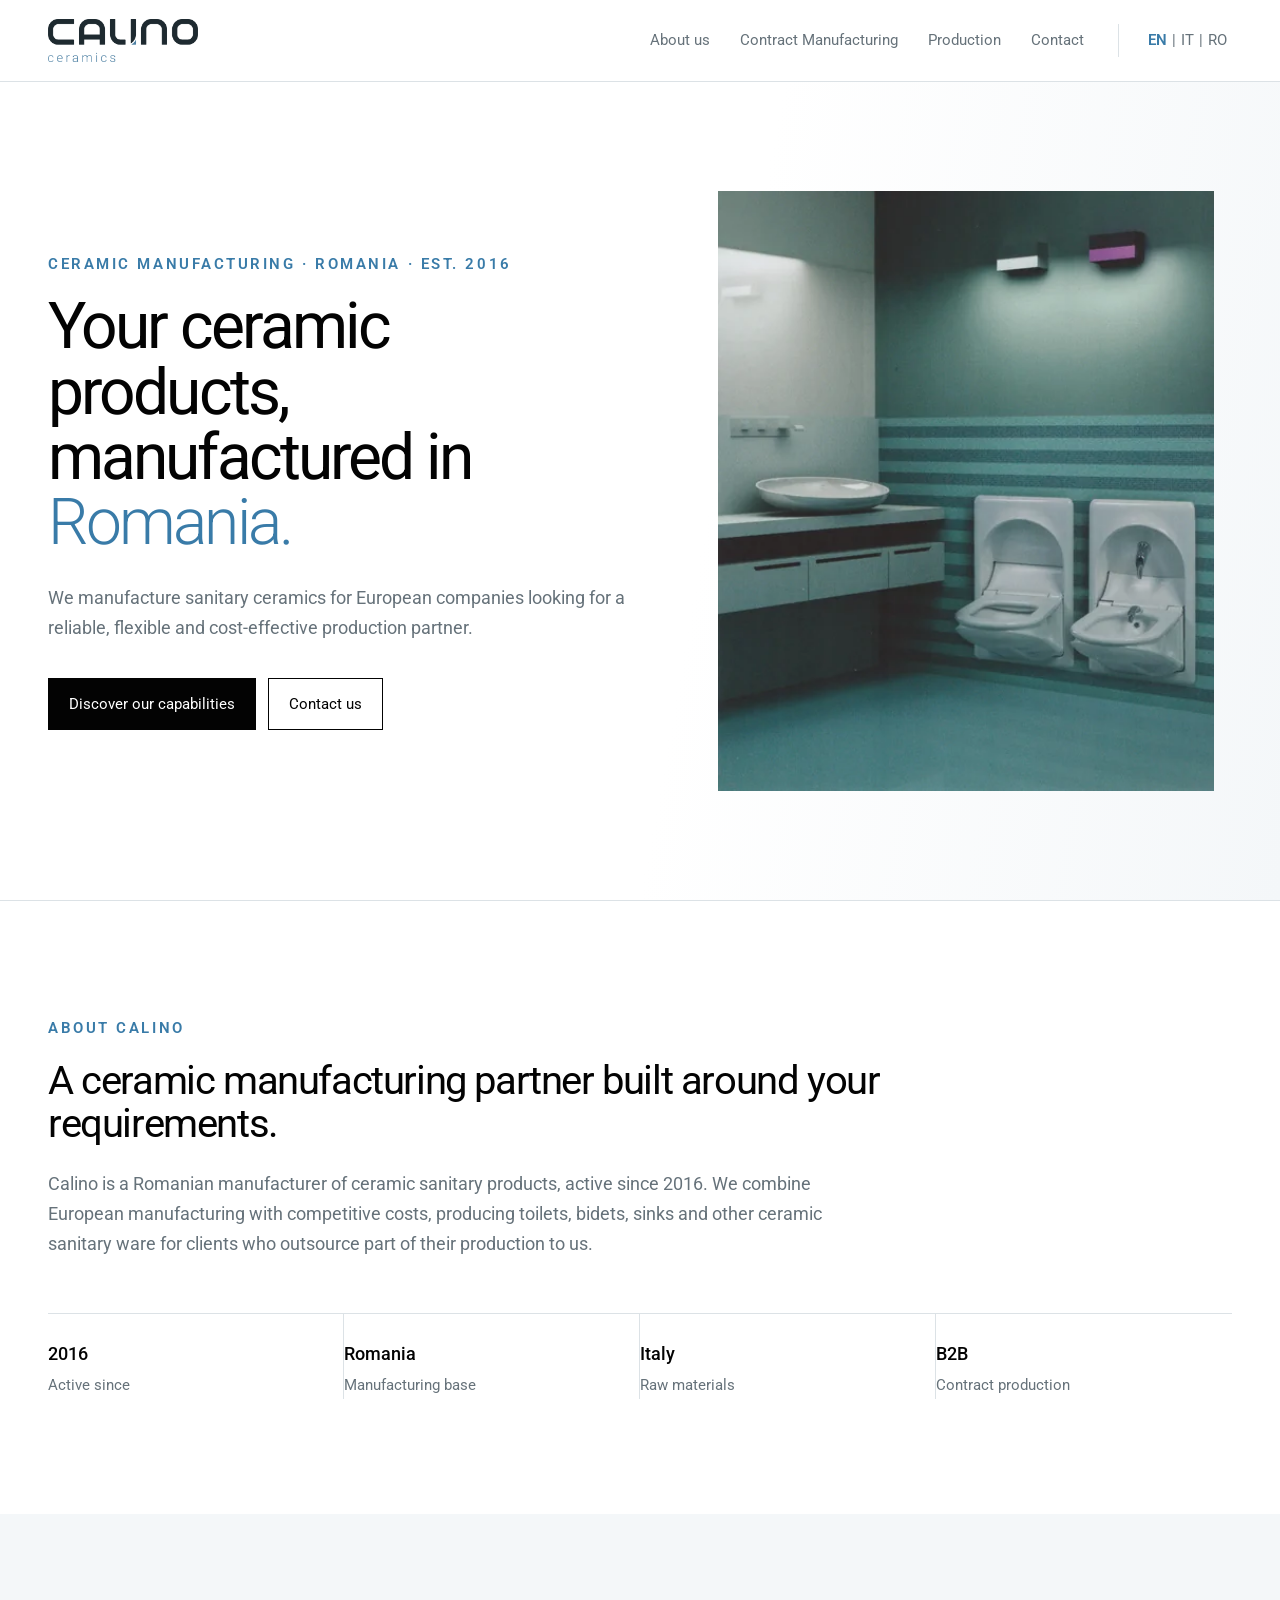
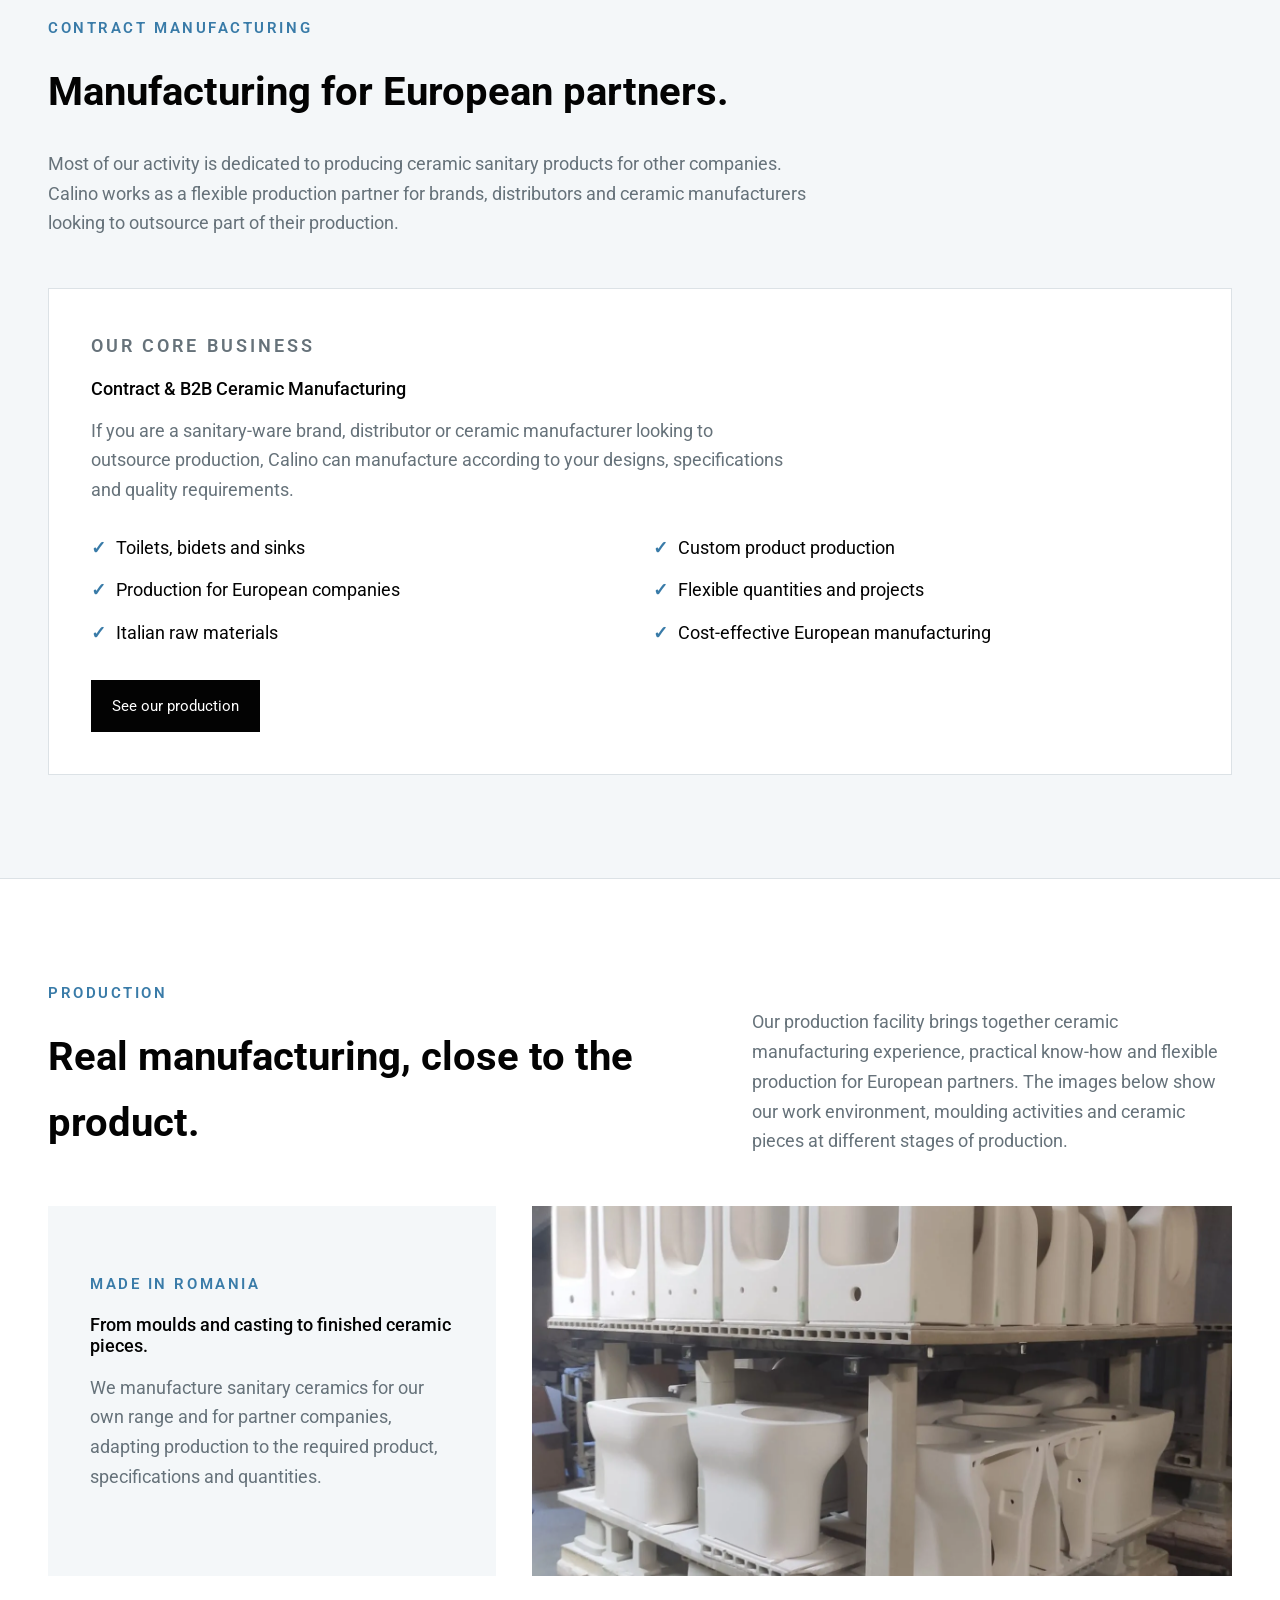
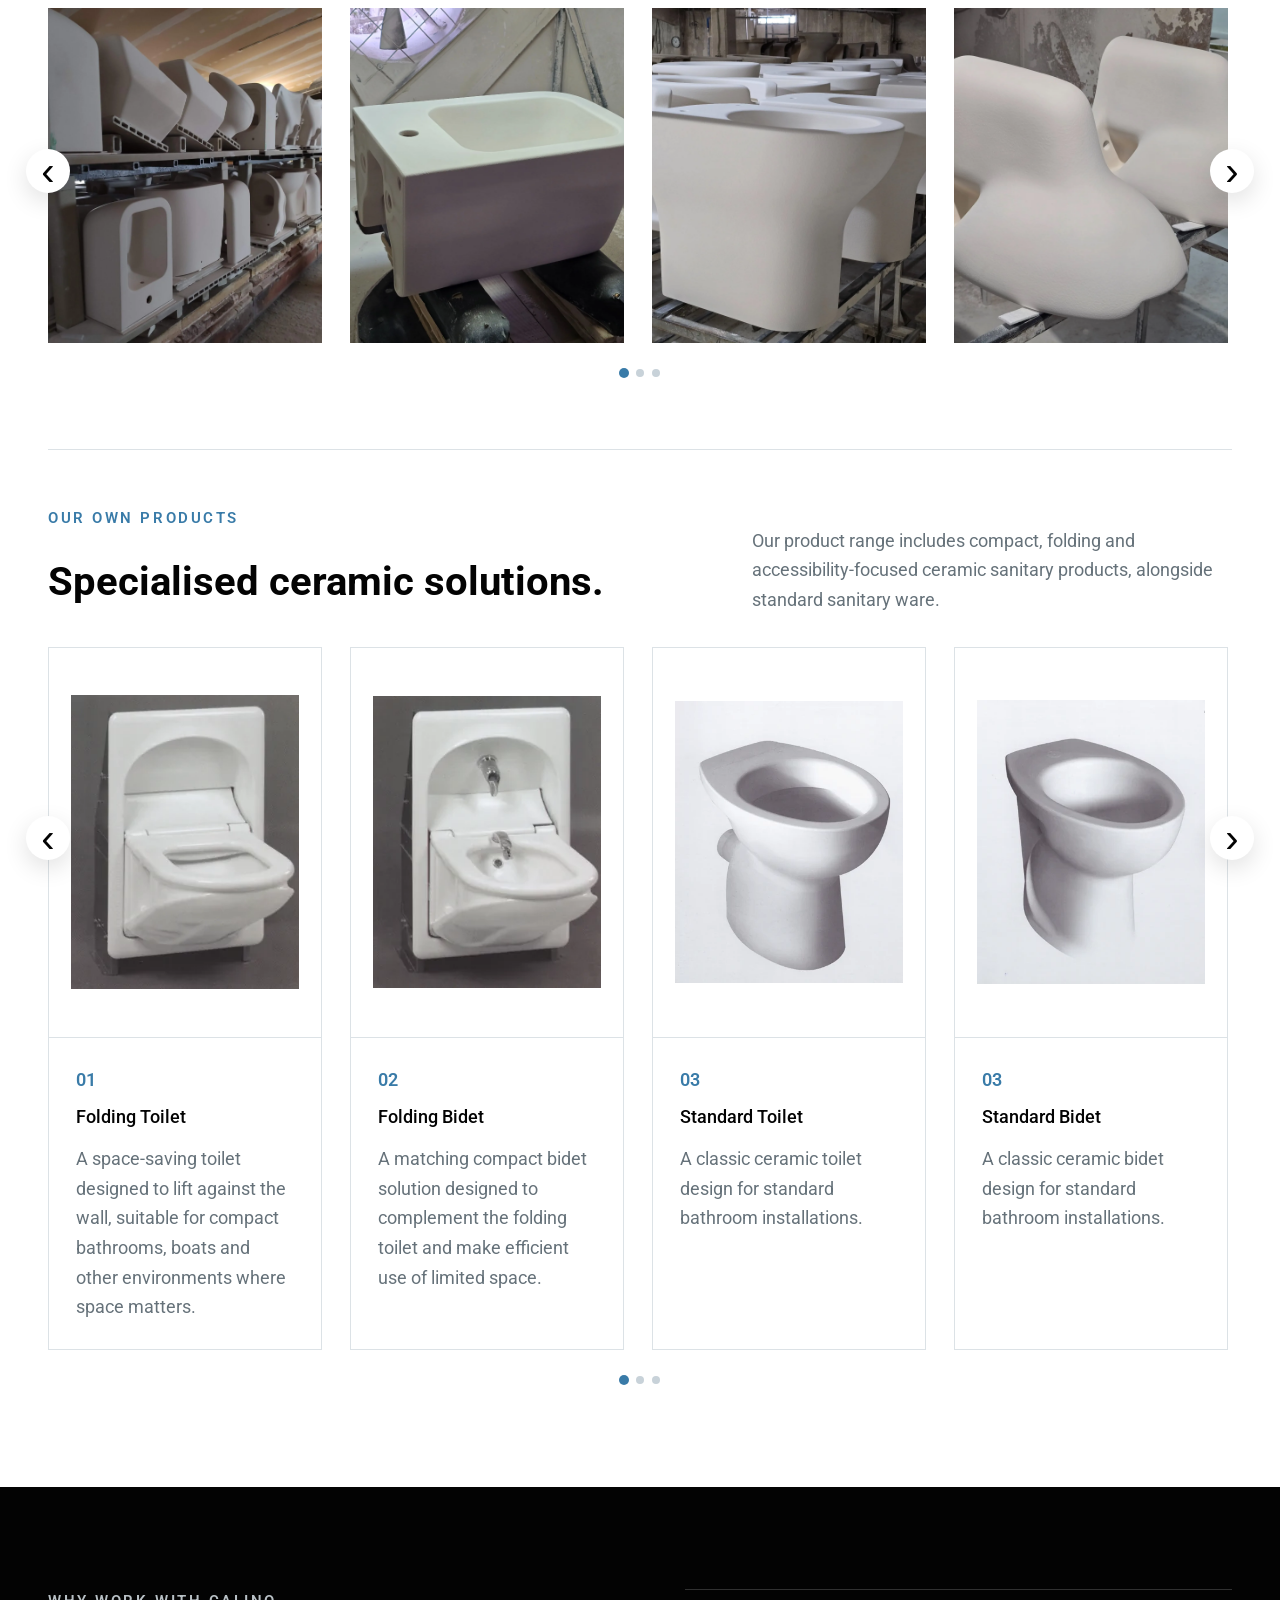
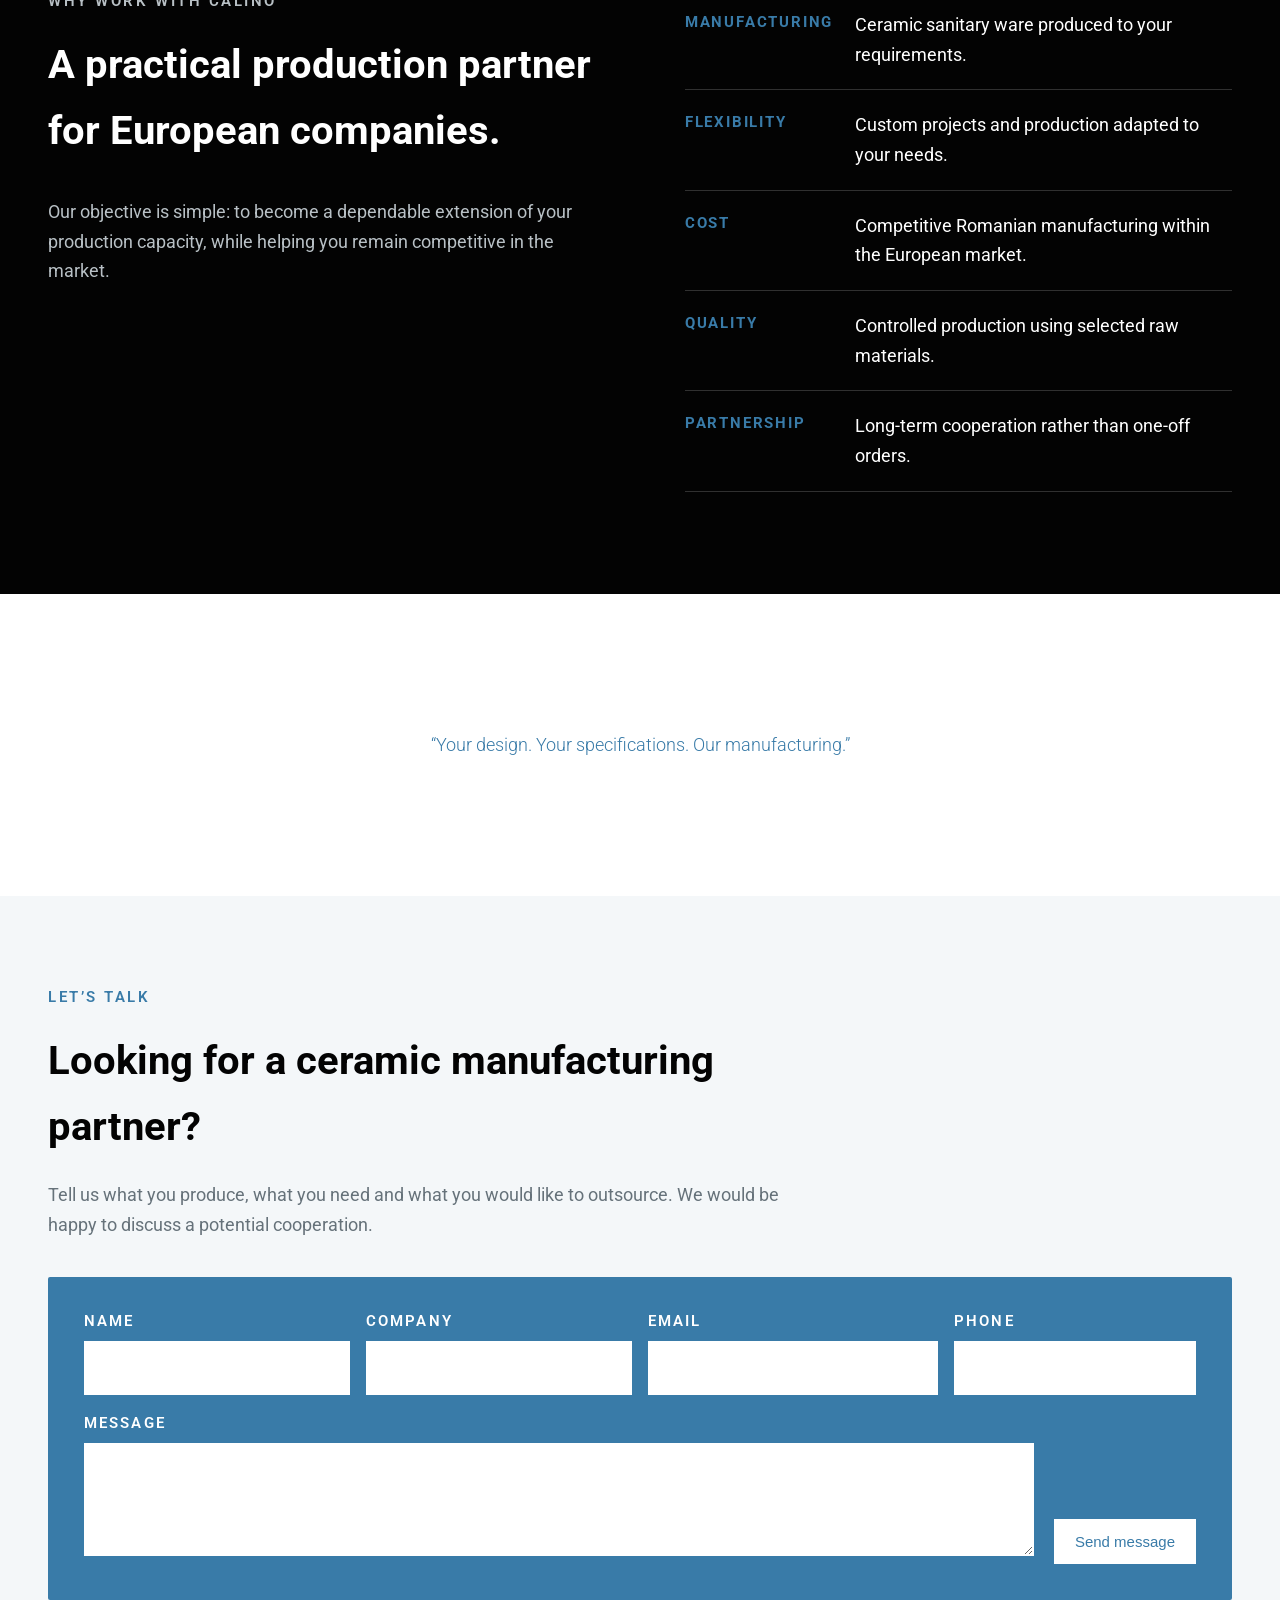
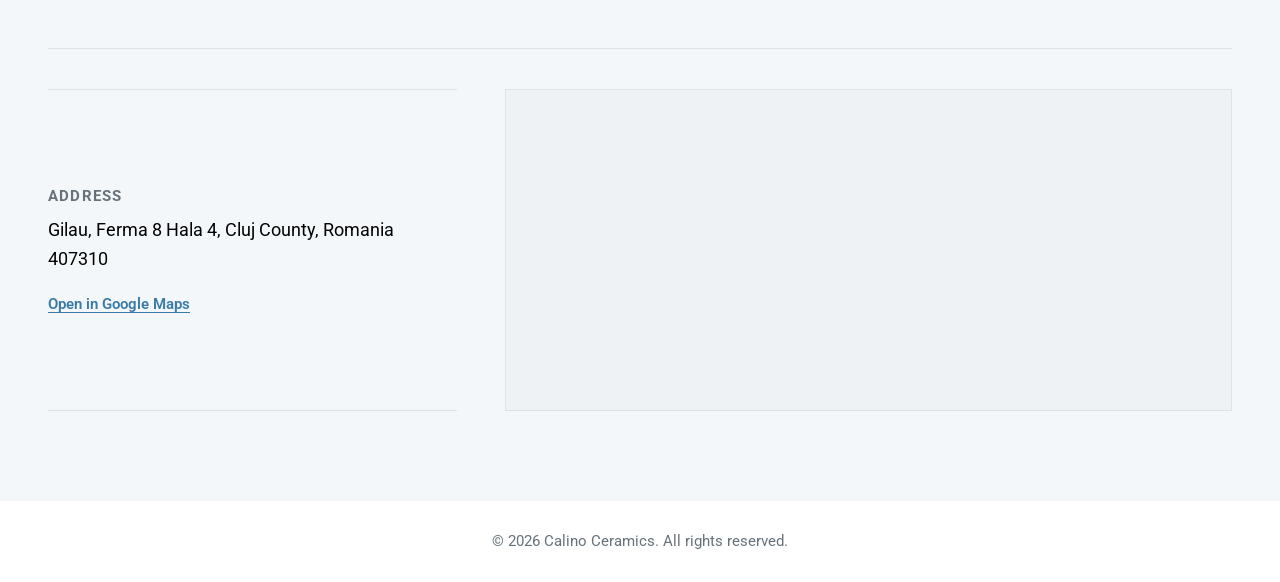
<file: index.html>
<!DOCTYPE html>

<html lang="en">
<head>
<meta charset="utf-8"/><meta content="width=device-width, initial-scale=1.0" name="viewport"/>
<meta content="Calino Ceramics is a Romanian manufacturer of sanitary ceramics, providing contract manufacturing and its own innovative compact sanitary products for European markets." name="description"/>
<meta content="#030303" name="theme-color"/>
<link href="images/favicon-32.png" rel="icon" sizes="32x32" type="image/png"/>
<link href="images/favicon-16.png" rel="icon" sizes="16x16" type="image/png"/>
<link href="images/favicon-180.png" rel="apple-touch-icon" sizes="180x180"/>
<link href="style.css" rel="stylesheet"/>
<title>Calino Ceramics | Ceramic Manufacturing Partner</title>
</head>
<body>
<header class="nav"><a aria-label="Calino Ceramics" class="brand" href="./#top"><img alt="Calino ceramics" src="images/calino-logo.png"/></a>
<div class="nav-right"><nav><a href="./#about">About us</a><a href="./#manufacturing">Contract Manufacturing</a><a href="./#production">Production</a><a href="./#contact">Contact</a></nav>
<div class="langs"><a class="active" href="./"><span class="lang-code">EN</span></a><span class="lang-sep" aria-hidden="true">|</span><a href="it/"><span class="lang-code">IT</span></a><span class="lang-sep" aria-hidden="true">|</span><a href="ro/"><span class="lang-code">RO</span></a></div></div></header>
<main id="top">
<section class="hero"><div class="hero-copy"><p class="eyebrow">CERAMIC MANUFACTURING · ROMANIA · EST. 2016</p><h1>Your ceramic products, manufactured in <em>Romania.</em></h1><p class="lead">We manufacture sanitary ceramics for European companies looking for a reliable, flexible and cost-effective production partner.</p><div class="buttons"><a class="button dark" href="#manufacturing">Discover our capabilities</a><a class="button light" href="#contact">Contact us</a></div></div><div class="hero-image"><img alt="Calino folding toilet and bidet in an interior setting" class="hero-photo" loading="eager" src="images/products/standard-line-promo-open.webp"/></div></section>
<section class="section about" id="about"><p class="eyebrow">ABOUT CALINO</p><h2>A ceramic manufacturing partner built around your requirements.</h2><p class="section-intro">Calino is a Romanian manufacturer of ceramic sanitary products, active since 2016. We combine European manufacturing with competitive costs, producing toilets, bidets, sinks and other ceramic sanitary ware for clients who outsource part of their production to us.</p><div class="facts"><div><strong>2016</strong><span>Active since</span></div><div><strong>Romania</strong><span>Manufacturing base</span></div><div><strong>Italy</strong><span>Raw materials</span></div><div><strong>B2B</strong><span>Contract production</span></div></div></section>
<section class="business" id="manufacturing"><div class="section-heading"><div><p class="eyebrow">CONTRACT MANUFACTURING</p><h2>Manufacturing for European partners.</h2></div><p>Most of our activity is dedicated to producing ceramic sanitary products for other companies. Calino works as a flexible production partner for brands, distributors and ceramic manufacturers looking to outsource part of their production.</p></div><div class="business-grid single-business"><article class="business-card primary"><p class="eyebrow">OUR CORE BUSINESS</p><h3>Contract &amp; B2B Ceramic Manufacturing</h3><p>If you are a sanitary-ware brand, distributor or ceramic manufacturer looking to outsource production, Calino can manufacture according to your designs, specifications and quality requirements.</p><ul><li>Toilets, bidets and sinks</li><li>Custom product production</li><li>Production for European companies</li><li>Flexible quantities and projects</li><li>Italian raw materials</li><li>Cost-effective European manufacturing</li></ul><div class="buttons"><a class="button dark" href="#production">See our production</a></div></article></div></section>
<section class="production" id="production"><div class="section-heading"><div><p class="eyebrow">PRODUCTION</p><h2>Real manufacturing, close to the product.</h2></div><p>Our production facility brings together ceramic manufacturing experience, practical know-how and flexible production for European partners. The images below show our work environment, moulding activities and ceramic pieces at different stages of production.</p></div><div class="production-feature"><div class="production-feature-copy"><p class="eyebrow">MADE IN ROMANIA</p><h3>From moulds and casting to finished ceramic pieces.</h3><p>We manufacture sanitary ceramics for our own range and for partner companies, adapting production to the required product, specifications and quantities.</p></div><div class="production-feature-image"><img alt="Calino ceramic sanitary products on the production line" loading="lazy" src="images/production/production-01.webp"/></div></div><div class="production-carousel" data-carousel="production"><button aria-label="Previous production images" class="carousel-arrow prev" type="button">‹</button><div class="production-track"><figure class="production-card"><img alt="Calino ceramic sanitary products during production" loading="lazy" src="images/production/production-02.webp"/></figure><figure class="production-card"><img alt="Calino ceramic washbasin during production" loading="lazy" src="images/production/production-03.webp"/></figure><figure class="production-card"><img alt="Calino ceramic sanitary products on the production line" loading="lazy" src="images/production/production-04.webp"/></figure><figure class="production-card"><img alt="Calino ceramic components in production" loading="lazy" src="images/production/production-05.webp"/></figure><figure class="production-card"><img alt="Calino ceramic moulds and production area" loading="lazy" src="images/production/production-06.webp"/></figure><figure class="production-card"><img alt="Calino ceramic sanitary products during production" loading="lazy" src="images/production/production-07.webp"/></figure></div><button aria-label="Next production images" class="carousel-arrow next" type="button">›</button><div aria-label="Production carousel navigation" class="carousel-dots"></div></div><div class="production-products"><div class="section-heading"><div><p class="eyebrow">OUR OWN PRODUCTS</p><h2>Specialised ceramic solutions.</h2></div><p>Our product range includes compact, folding and accessibility-focused ceramic sanitary products, alongside standard sanitary ware.</p></div><div class="product-carousel" data-carousel=""><button aria-label="Previous products" class="carousel-arrow prev" type="button">‹</button><div class="product-track"><article class="product-card"><div class="product-image"><img alt="Calino folding toilet in open position" loading="lazy" src="images/products/folding-toilet-open.webp"/></div><div class="product-copy"><p class="number">01</p><h3>Folding Toilet</h3><p>A space-saving toilet designed to lift against the wall, suitable for compact bathrooms, boats and other environments where space matters.</p></div></article><article class="product-card"><div class="product-image"><img alt="Calino folding bidet in open position" loading="lazy" src="images/products/folding-bidet-open.webp"/></div><div class="product-copy"><p class="number">02</p><h3>Folding Bidet</h3><p>A matching compact bidet solution designed to complement the folding toilet and make efficient use of limited space.</p></div></article><article class="product-card"><div class="product-image"><img alt="Calino standard ceramic toilet" loading="lazy" src="images/products/standard-toilet.webp"/></div><div class="product-copy"><p class="number">03</p><h3>Standard Toilet</h3><p>A classic ceramic toilet design for standard bathroom installations.</p></div></article><article class="product-card"><div class="product-image"><img alt="Calino standard ceramic bidet" loading="lazy" src="images/products/standard-bidet.webp"/></div><div class="product-copy"><p class="number">03</p><h3>Standard Bidet</h3><p>A classic ceramic bidet design for standard bathroom installations.</p></div></article><article class="product-card"><div class="product-image"><img alt="Calino accessible ceramic toilet" loading="lazy" src="images/products/accessible-toilet-1.webp"/></div><div class="product-copy"><p class="number">03</p><h3>Accessible Toilet</h3><p>A ceramic toilet designed for accessibility-focused bathroom applications.</p></div></article><article class="product-card"><div class="product-image"><img alt="Calino ceramic washbasin" loading="lazy" src="images/products/accessible-washbasin.webp"/></div><div class="product-copy"><p class="number">03</p><h3>Washbasin</h3><p>A ceramic washbasin designed for accessibility-focused bathroom applications.</p></div></article></div><button aria-label="Next products" class="carousel-arrow next" type="button">›</button><div aria-label="Product carousel navigation" class="carousel-dots"></div></div></div></section>

<section class="capabilities"><div class="cap-grid"><div><p class="eyebrow">WHY WORK WITH CALINO</p><h2>A practical production partner for European companies.</h2><p>Our objective is simple: to become a dependable extension of your production capacity, while helping you remain competitive in the market.</p></div><div class="cap-list"><div><strong>MANUFACTURING</strong><span>Ceramic sanitary ware produced to your requirements.</span></div><div><strong>FLEXIBILITY</strong><span>Custom projects and production adapted to your needs.</span></div><div><strong>COST</strong><span>Competitive Romanian manufacturing within the European market.</span></div><div><strong>QUALITY</strong><span>Controlled production using selected raw materials.</span></div><div><strong>PARTNERSHIP</strong><span>Long-term cooperation rather than one-off orders.</span></div></div></div></section>
<section class="statement"><p>“Your design. Your specifications. Our manufacturing.”</p></section>
<section class="contact" id="contact"><div class="contact-intro"><p class="eyebrow">LET’S TALK</p><h2>Looking for a ceramic manufacturing partner?</h2><p>Tell us what you produce, what you need and what you would like to outsource. We would be happy to discuss a potential cooperation.</p></div><form class="contact-form" action="https://formspree.io/f/xrpgover" method="POST"><input type="hidden" name="_subject" value="New enquiry from calino.ro"><div class="form-row"><div class="form-field"><label for="name">Name</label><input id="name" name="name" type="text" autocomplete="name" required></div><div class="form-field"><label for="company">Company</label><input id="company" name="company" type="text" autocomplete="organization"></div><div class="form-field"><label for="email">Email</label><input id="email" name="email" type="email" autocomplete="email" required></div><div class="form-field"><label for="phone">Phone</label><input id="phone" name="phone" type="tel" autocomplete="tel"></div></div><div class="message-row"><div class="form-field"><label for="message">Message</label><textarea id="message" name="message" rows="3" required></textarea></div><button class="button dark" type="submit">Send message</button></div><div class="form-hp" aria-hidden="true"><label for="website">Website</label><input id="website" name="website" type="text" tabindex="-1" autocomplete="off"></div></form><div class="contact-location"><div class="contact-address-block"><span>Address</span><p class="contact-address">Gilau, Ferma 8 Hala 4, Cluj County, Romania 407310</p><a class="map-link" href="https://www.google.com/maps/search/?api=1&amp;query=Gilau%2C+Ferma+8+Hala+4%2C+Cluj%2C+Romania+407310" rel="noopener" target="_blank">Open in Google Maps</a></div><div class="contact-map-block"><div class="map-embed"><iframe allowfullscreen="" loading="lazy" referrerpolicy="no-referrer-when-downgrade" src="https://www.google.com/maps?q=Gilau%2C+Ferma+8+Hala+4%2C+Cluj%2C+Romania+407310&amp;output=embed" title="Google map showing Calino Ceramics location in Gilau, Cluj County"></iframe></div></div></div></section>
</main><footer><p>© 2026 Calino Ceramics. All rights reserved.</p></footer>
<script>
(function(){
  document.querySelectorAll('[data-carousel]').forEach(function(carousel){
    const track=carousel.querySelector('.product-track, .production-track');
    const cards=Array.from(track.querySelectorAll('.product-card, .production-card'));
    const prev=carousel.querySelector('.prev');
    const next=carousel.querySelector('.next');
    const dotsWrap=carousel.querySelector('.carousel-dots');
    let index=0, timer;
    function visible(){ return window.innerWidth >= 1200 ? 4 : window.innerWidth >= 760 ? 3 : 1; }
    function pages(){ return Math.max(1, cards.length-visible()+1); }
    function go(i){
      const max=pages()-1;
      index=Math.max(0,Math.min(i,max));
      const card=cards[0];
      const gap=parseFloat(getComputedStyle(track).gap)||24;
      const distance=card ? card.getBoundingClientRect().width+gap : 0;
      track.scrollTo({left:index*distance,behavior:'smooth'});
      dotsWrap.querySelectorAll('button').forEach((b,n)=>b.classList.toggle('active',n===index));
    }
    function buildDots(){
      dotsWrap.innerHTML='';
      for(let i=0;i<pages();i++){
        const b=document.createElement('button'); b.type='button'; b.setAttribute('aria-label','Go to product set '+(i+1));
        b.addEventListener('click',function(){go(i); restart();}); dotsWrap.appendChild(b);
      }
      go(Math.min(index,pages()-1));
    }
    function restart(){ clearInterval(timer); timer=setInterval(function(){ go(index>=pages()-1?0:index+1); },4500); }
    prev.addEventListener('click',function(){go(index<=0?pages()-1:index-1);restart();});
    next.addEventListener('click',function(){go(index>=pages()-1?0:index+1);restart();});
    carousel.addEventListener('mouseenter',function(){clearInterval(timer)});
    carousel.addEventListener('mouseleave',restart);
    carousel.addEventListener('focusin',function(){clearInterval(timer)});
    carousel.addEventListener('focusout',function(e){if(!carousel.contains(e.relatedTarget))restart()});
    window.addEventListener('resize',function(){buildDots();});
    buildDots(); restart();
  });
})();
</script>
</body></html>
</file>
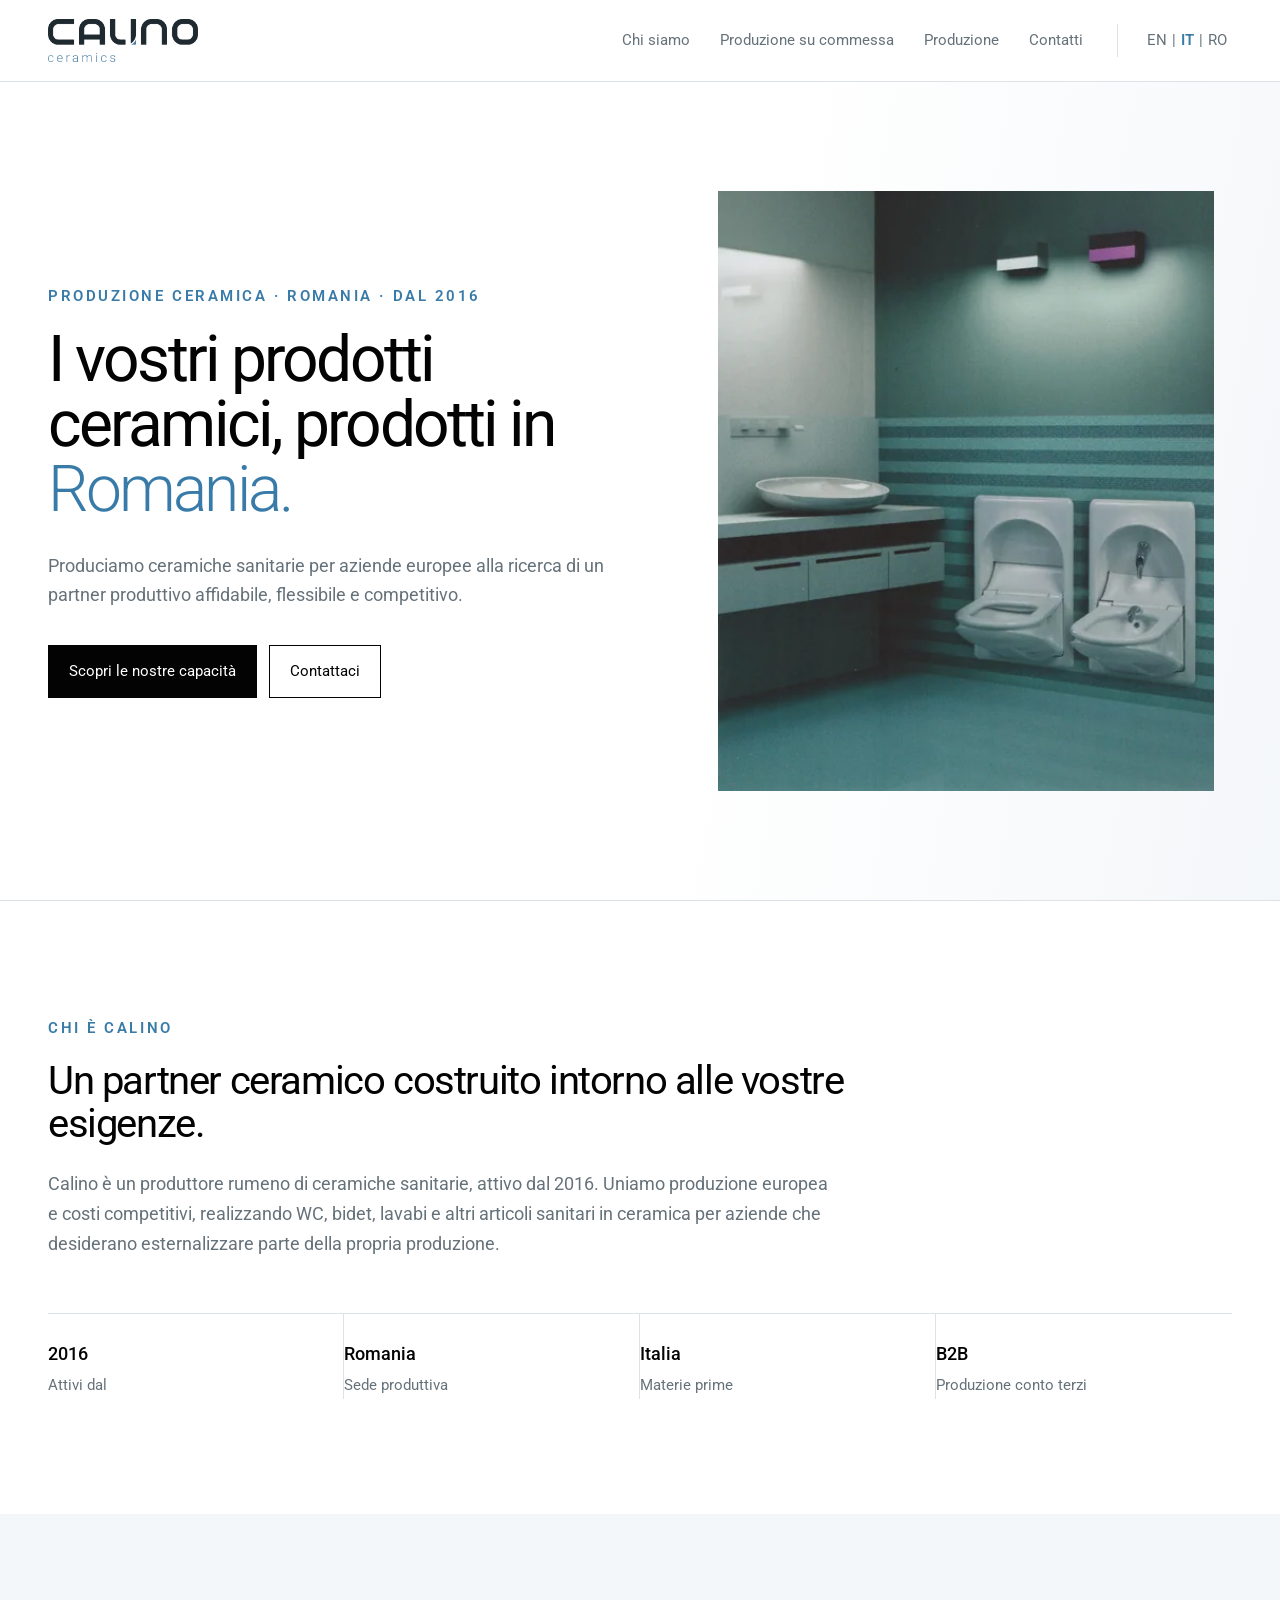
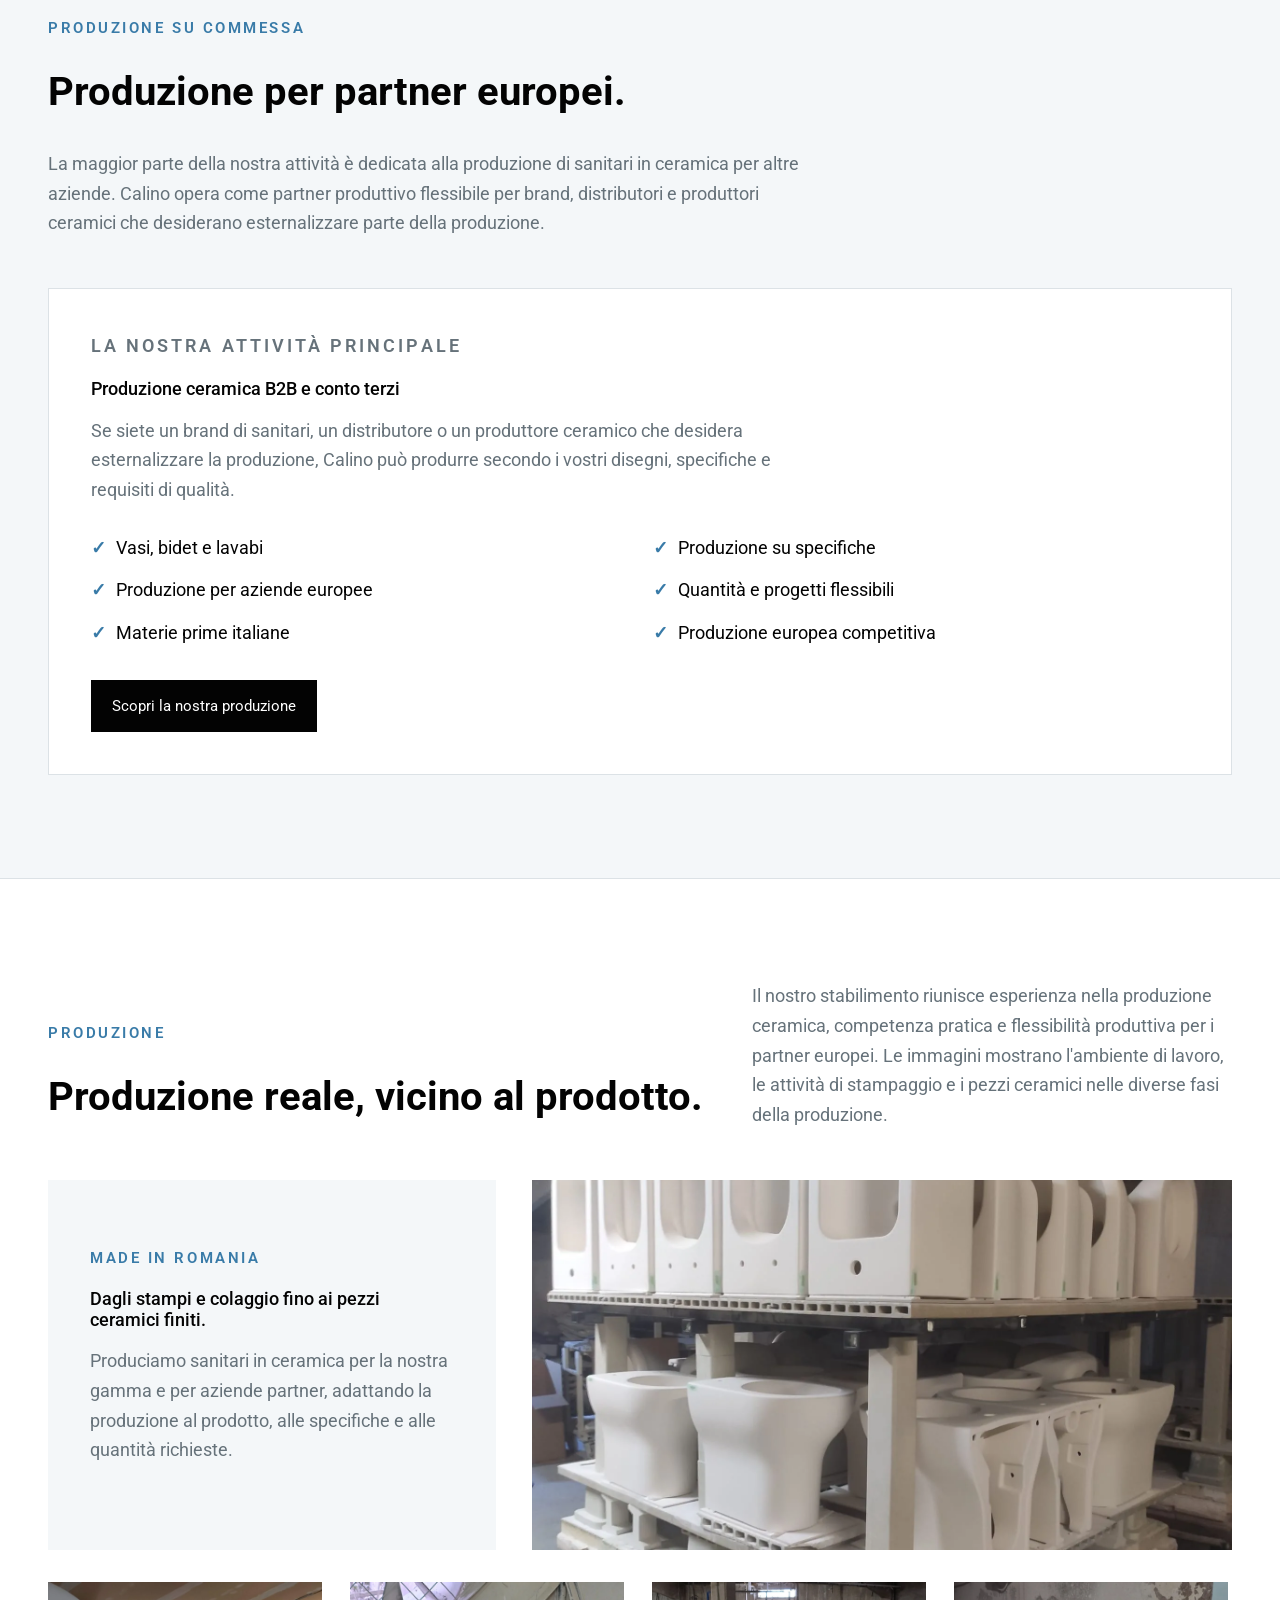
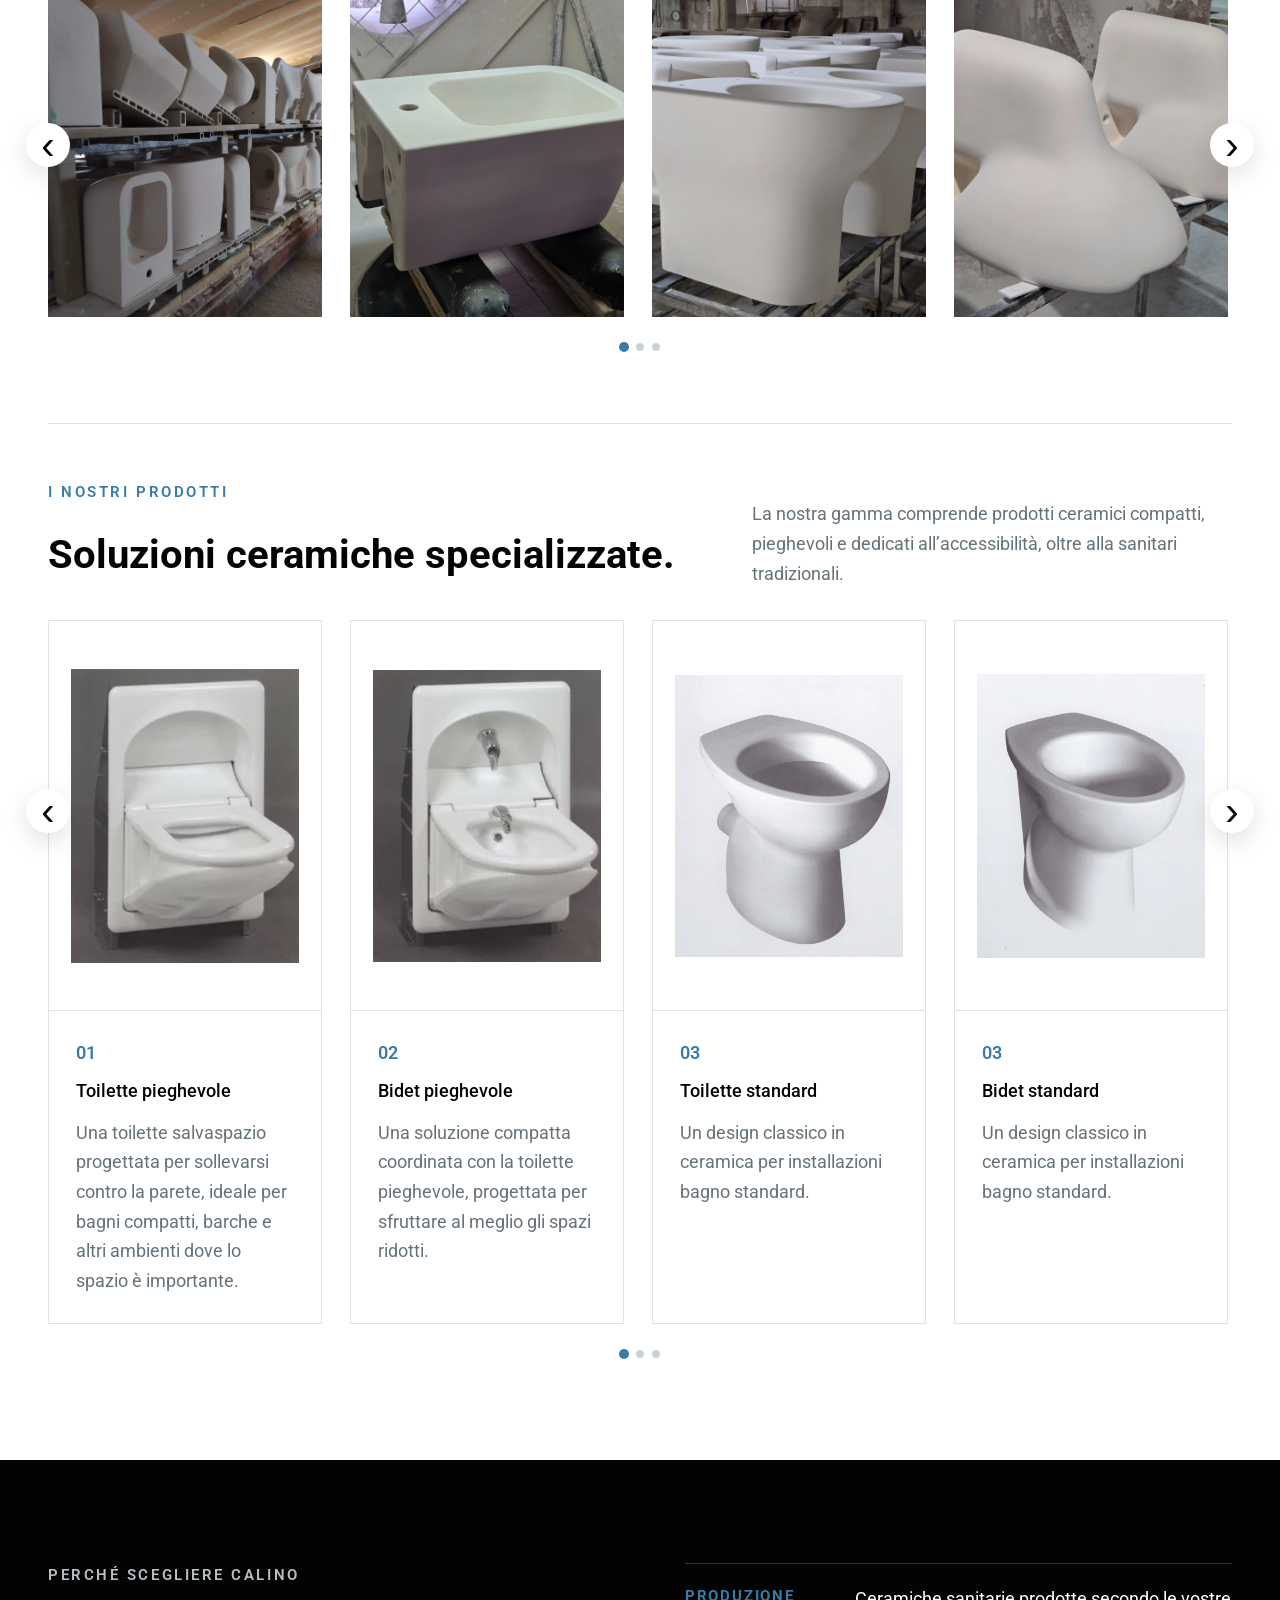
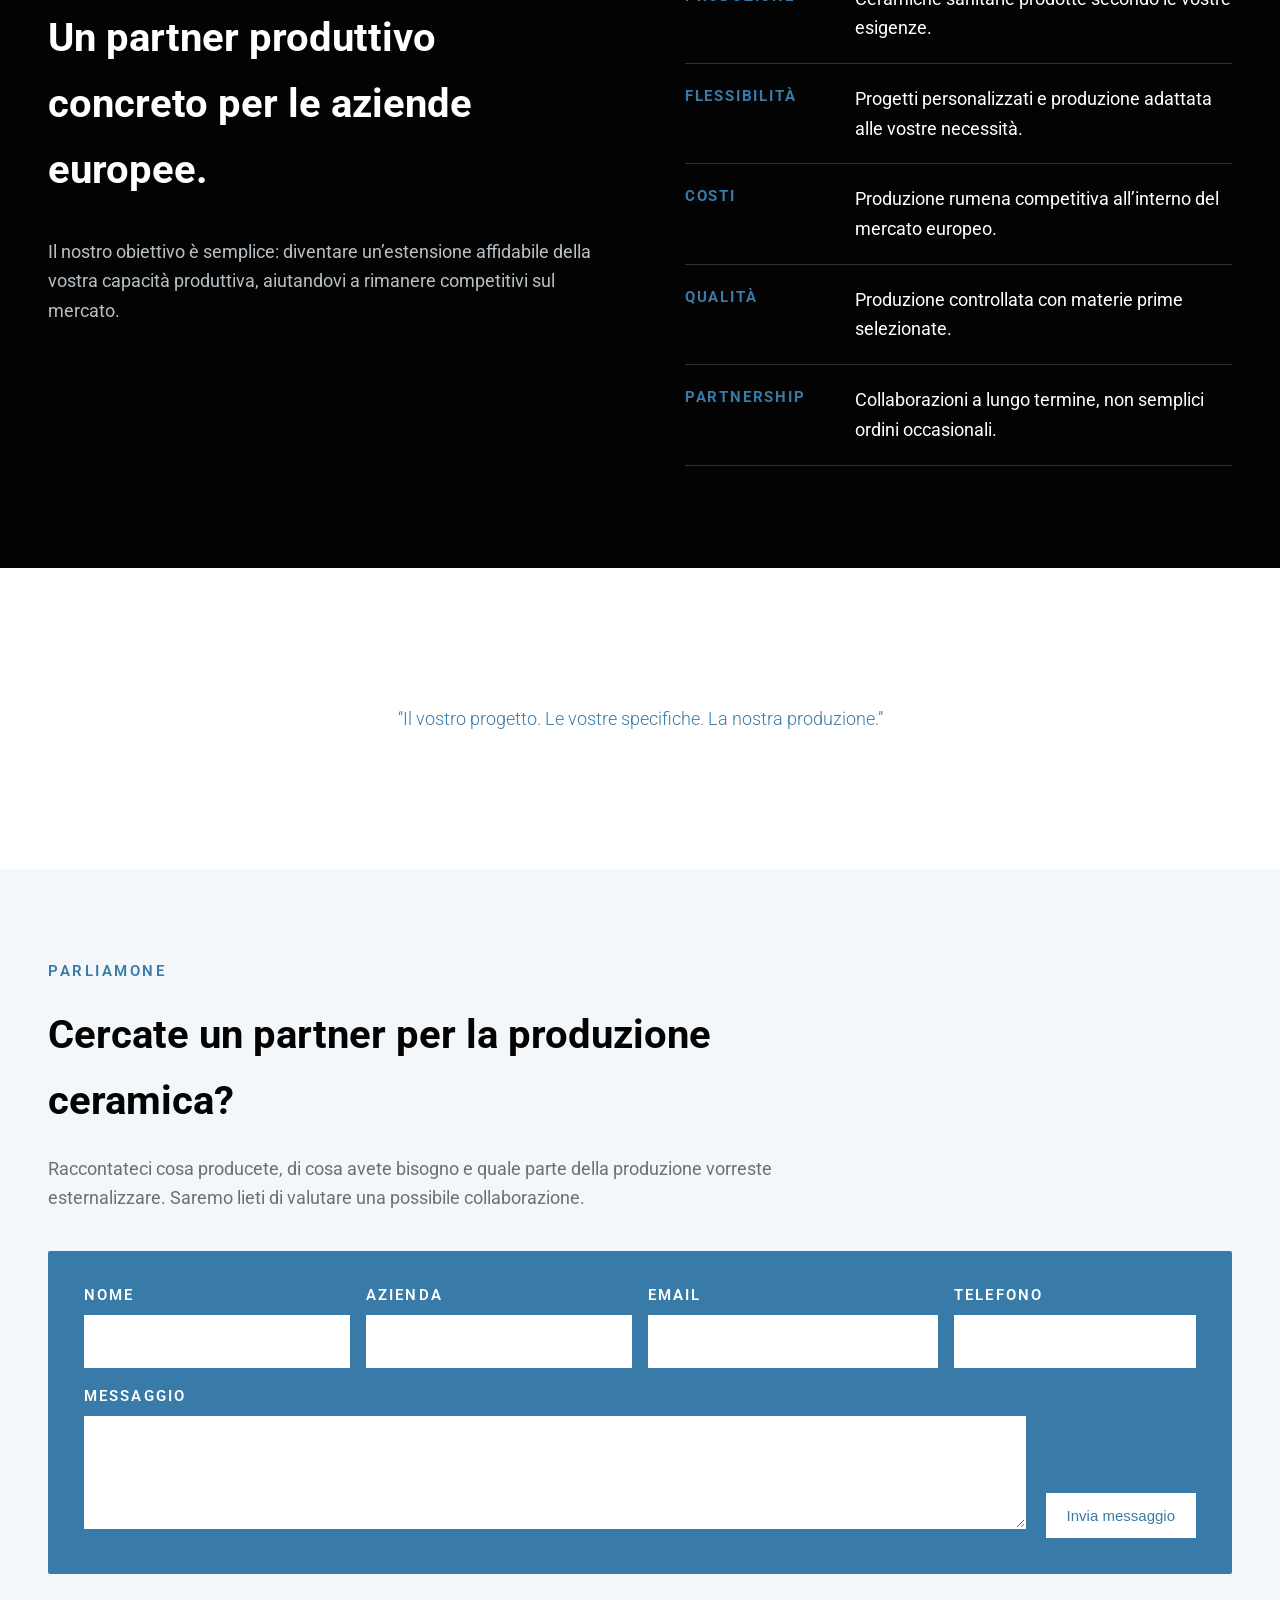
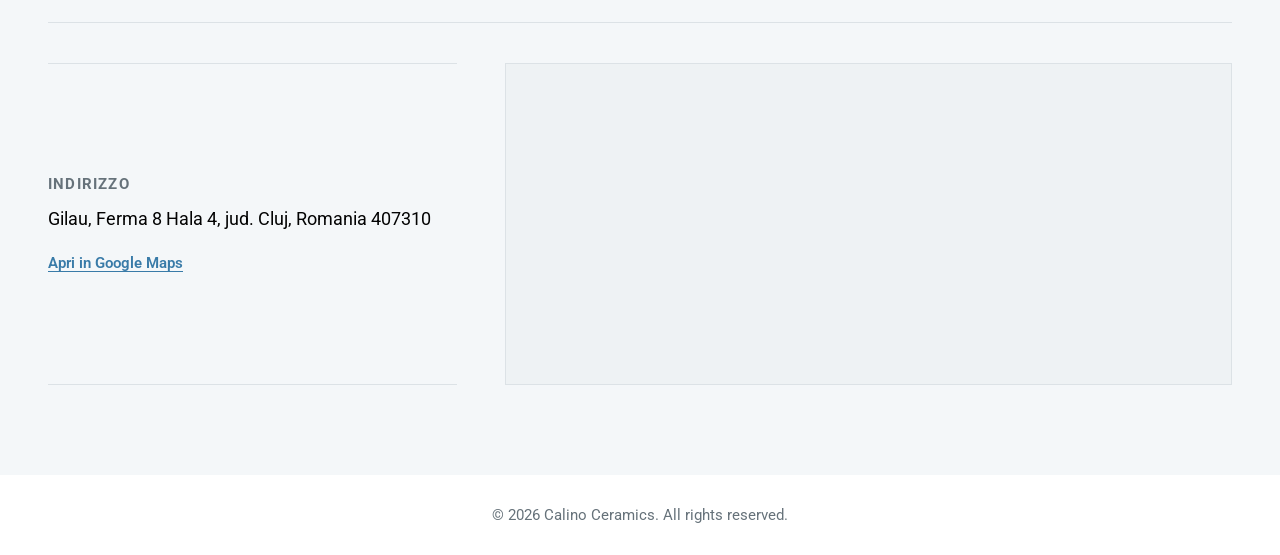
<file: it/index.html>
<!DOCTYPE html>

<html lang="it">
<head>
<meta charset="utf-8"/><meta content="width=device-width, initial-scale=1.0" name="viewport"/>
<meta content="Calino Ceramics è un produttore rumeno di ceramiche sanitarie, specializzato nella produzione conto terzi e in soluzioni sanitarie compatte di propria progettazione." name="description"/>
<meta content="#030303" name="theme-color"/>
<link href="../images/favicon-32.png" rel="icon" sizes="32x32" type="image/png"/>
<link href="../images/favicon-16.png" rel="icon" sizes="16x16" type="image/png"/>
<link href="../images/favicon-180.png" rel="apple-touch-icon" sizes="180x180"/>
<link href="../style.css" rel="stylesheet"/>
<title>Calino Ceramics | Partner per la produzione ceramica</title>
</head>
<body>
<header class="nav"><a aria-label="Calino Ceramics" class="brand" href="./#top"><img alt="Calino ceramics" src="../images/calino-logo.png"/></a>
<div class="nav-right"><nav><a href="./index.html#about">Chi siamo</a><a href="./index.html#manufacturing">Produzione su commessa</a><a href="./index.html#production">Produzione</a><a href="./index.html#contact">Contatti</a></nav>
<div class="langs"><a href="../"><span class="lang-code">EN</span></a><span class="lang-sep" aria-hidden="true">|</span><a class="active" href="../it/"><span class="lang-code">IT</span></a><span class="lang-sep" aria-hidden="true">|</span><a href="../ro/"><span class="lang-code">RO</span></a></div></div></header>
<main id="top">
<section class="hero"><div class="hero-copy"><p class="eyebrow">PRODUZIONE CERAMICA · ROMANIA · DAL 2016</p><h1>I vostri prodotti ceramici, prodotti in <em>Romania.</em></h1><p class="lead">Produciamo ceramiche sanitarie per aziende europee alla ricerca di un partner produttivo affidabile, flessibile e competitivo.</p><div class="buttons"><a class="button dark" href="#manufacturing">Scopri le nostre capacità</a><a class="button light" href="#contact">Contattaci</a></div></div><div class="hero-image"><img alt="WC e bidet pieghevoli Calino in un ambiente interno" class="hero-photo" loading="eager" src="../images/products/standard-line-promo-open.webp"/></div></section>
<section class="section about" id="about"><p class="eyebrow">CHI È CALINO</p><h2>Un partner ceramico costruito intorno alle vostre esigenze.</h2><p class="section-intro">Calino è un produttore rumeno di ceramiche sanitarie, attivo dal 2016. Uniamo produzione europea e costi competitivi, realizzando WC, bidet, lavabi e altri articoli sanitari in ceramica per aziende che desiderano esternalizzare parte della propria produzione.</p><div class="facts"><div><strong>2016</strong><span>Attivi dal</span></div><div><strong>Romania</strong><span>Sede produttiva</span></div><div><strong>Italia</strong><span>Materie prime</span></div><div><strong>B2B</strong><span>Produzione conto terzi</span></div></div></section>
<section class="business" id="manufacturing"><div class="section-heading"><div><p class="eyebrow">PRODUZIONE SU COMMESSA</p><h2>Produzione per partner europei.</h2></div><p>La maggior parte della nostra attività è dedicata alla produzione di sanitari in ceramica per altre aziende. Calino opera come partner produttivo flessibile per brand, distributori e produttori ceramici che desiderano esternalizzare parte della produzione.</p></div><div class="business-grid single-business"><article class="business-card primary"><p class="eyebrow">LA NOSTRA ATTIVITÀ PRINCIPALE</p><h3>Produzione ceramica B2B e conto terzi</h3><p>Se siete un brand di sanitari, un distributore o un produttore ceramico che desidera esternalizzare la produzione, Calino può produrre secondo i vostri disegni, specifiche e requisiti di qualità.</p><ul><li>Vasi, bidet e lavabi</li><li>Produzione su specifiche</li><li>Produzione per aziende europee</li><li>Quantità e progetti flessibili</li><li>Materie prime italiane</li><li>Produzione europea competitiva</li></ul><div class="buttons"><a class="button dark" href="#production">Scopri la nostra produzione</a></div></article></div></section>
<section class="production" id="production"><div class="section-heading"><div><p class="eyebrow">PRODUZIONE</p><h2>Produzione reale, vicino al prodotto.</h2></div><p>Il nostro stabilimento riunisce esperienza nella produzione ceramica, competenza pratica e flessibilità produttiva per i partner europei. Le immagini mostrano l'ambiente di lavoro, le attività di stampaggio e i pezzi ceramici nelle diverse fasi della produzione.</p></div><div class="production-feature"><div class="production-feature-copy"><p class="eyebrow">MADE IN ROMANIA</p><h3>Dagli stampi e colaggio fino ai pezzi ceramici finiti.</h3><p>Produciamo sanitari in ceramica per la nostra gamma e per aziende partner, adattando la produzione al prodotto, alle specifiche e alle quantità richieste.</p></div><div class="production-feature-image"><img alt="Sanitari ceramici Calino sulla linea di produzione" loading="lazy" src="../images/production/production-01.webp"/></div></div><div class="production-carousel" data-carousel="production"><button aria-label="Precedenti immagini di produzione" class="carousel-arrow prev" type="button">‹</button><div class="production-track"><figure class="production-card"><img alt="Sanitari ceramici durante la produzione" loading="lazy" src="../images/production/production-02.webp"/></figure><figure class="production-card"><img alt="Lavabo ceramico durante la produzione" loading="lazy" src="../images/production/production-03.webp"/></figure><figure class="production-card"><img alt="Sanitari ceramici sulla linea di produzione" loading="lazy" src="../images/production/production-04.webp"/></figure><figure class="production-card"><img alt="Componenti ceramici in produzione" loading="lazy" src="../images/production/production-05.webp"/></figure><figure class="production-card"><img alt="Stampi ceramici e area di produzione Calino" loading="lazy" src="../images/production/production-06.webp"/></figure><figure class="production-card"><img alt="Sanitari ceramici durante la produzione" loading="lazy" src="../images/production/production-07.webp"/></figure></div><button aria-label="Immagini di produzione successive" class="carousel-arrow next" type="button">›</button><div aria-label="Navigazione immagini di produzione" class="carousel-dots"></div></div><div class="production-products"><div class="section-heading"><div><p class="eyebrow">I NOSTRI PRODOTTI</p><h2>Soluzioni ceramiche specializzate.</h2></div><p>La nostra gamma comprende prodotti ceramici compatti, pieghevoli e dedicati all’accessibilità, oltre alla sanitari tradizionali.</p></div><div class="product-carousel" data-carousel=""><button aria-label="Prodotti precedenti" class="carousel-arrow prev" type="button">‹</button><div class="product-track"><article class="product-card"><div class="product-image"><img alt="Toilette pieghevole Calino in posizione aperta" loading="lazy" src="../images/products/folding-toilet-open.webp"/></div><div class="product-copy"><p class="number">01</p><h3>Toilette pieghevole</h3><p>Una toilette salvaspazio progettata per sollevarsi contro la parete, ideale per bagni compatti, barche e altri ambienti dove lo spazio è importante.</p></div></article><article class="product-card"><div class="product-image"><img alt="Bidet pieghevole Calino in posizione aperta" loading="lazy" src="../images/products/folding-bidet-open.webp"/></div><div class="product-copy"><p class="number">02</p><h3>Bidet pieghevole</h3><p>Una soluzione compatta coordinata con la toilette pieghevole, progettata per sfruttare al meglio gli spazi ridotti.</p></div></article><article class="product-card"><div class="product-image"><img alt="Toilette ceramica standard Calino" loading="lazy" src="../images/products/standard-toilet.webp"/></div><div class="product-copy"><p class="number">03</p><h3>Toilette standard</h3><p>Un design classico in ceramica per installazioni bagno standard.</p></div></article><article class="product-card"><div class="product-image"><img alt="Bidet ceramico standard Calino" loading="lazy" src="../images/products/standard-bidet.webp"/></div><div class="product-copy"><p class="number">03</p><h3>Bidet standard</h3><p>Un design classico in ceramica per installazioni bagno standard.</p></div></article><article class="product-card"><div class="product-image"><img alt="Toilette ceramica accessibile Calino" loading="lazy" src="../images/products/accessible-toilet-1.webp"/></div><div class="product-copy"><p class="number">03</p><h3>Toilette accessibile</h3><p>Una toilette ceramica progettata per applicazioni bagno dedicate all’accessibilità.</p></div></article><article class="product-card"><div class="product-image"><img alt="Lavabo ceramico Calino" loading="lazy" src="../images/products/accessible-washbasin.webp"/></div><div class="product-copy"><p class="number">03</p><h3>Lavabo</h3><p>Un lavabo ceramico progettato per applicazioni bagno dedicate all’accessibilità.</p></div></article></div><button aria-label="Prodotti successivi" class="carousel-arrow next" type="button">›</button><div aria-label="Navigazione prodotti" class="carousel-dots"></div></div></div></section>

<section class="capabilities"><div class="cap-grid"><div><p class="eyebrow">PERCHÉ SCEGLIERE CALINO</p><h2>Un partner produttivo concreto per le aziende europee.</h2><p>Il nostro obiettivo è semplice: diventare un’estensione affidabile della vostra capacità produttiva, aiutandovi a rimanere competitivi sul mercato.</p></div><div class="cap-list"><div><strong>PRODUZIONE</strong><span>Ceramiche sanitarie prodotte secondo le vostre esigenze.</span></div><div><strong>FLESSIBILITÀ</strong><span>Progetti personalizzati e produzione adattata alle vostre necessità.</span></div><div><strong>COSTI</strong><span>Produzione rumena competitiva all’interno del mercato europeo.</span></div><div><strong>QUALITÀ</strong><span>Produzione controllata con materie prime selezionate.</span></div><div><strong>PARTNERSHIP</strong><span>Collaborazioni a lungo termine, non semplici ordini occasionali.</span></div></div></div></section>
<section class="statement"><p>“Il vostro progetto. Le vostre specifiche. La nostra produzione.”</p></section>
<section class="contact" id="contact"><div class="contact-intro"><p class="eyebrow">PARLIAMONE</p><h2>Cercate un partner per la produzione ceramica?</h2><p>Raccontateci cosa producete, di cosa avete bisogno e quale parte della produzione vorreste esternalizzare. Saremo lieti di valutare una possibile collaborazione.</p></div><form class="contact-form" action="https://formspree.io/f/xrpgover" method="POST"><input type="hidden" name="_subject" value="New enquiry from calino.ro"><div class="form-row"><div class="form-field"><label for="name">Nome</label><input id="name" name="name" type="text" autocomplete="name" required></div><div class="form-field"><label for="company">Azienda</label><input id="company" name="company" type="text" autocomplete="organization"></div><div class="form-field"><label for="email">Email</label><input id="email" name="email" type="email" autocomplete="email" required></div><div class="form-field"><label for="phone">Telefono</label><input id="phone" name="phone" type="tel" autocomplete="tel"></div></div><div class="message-row"><div class="form-field"><label for="message">Messaggio</label><textarea id="message" name="message" rows="3" required></textarea></div><button class="button dark" type="submit">Invia messaggio</button></div><div class="form-hp" aria-hidden="true"><label for="website">Website</label><input id="website" name="website" type="text" tabindex="-1" autocomplete="off"></div></form><div class="contact-location"><div class="contact-address-block"><span>Indirizzo</span><p class="contact-address">Gilau, Ferma 8 Hala 4, jud. Cluj, Romania 407310</p><a class="map-link" href="https://www.google.com/maps/search/?api=1&amp;query=Gilau%2C+Ferma+8+Hala+4%2C+Cluj%2C+Romania+407310" rel="noopener" target="_blank">Apri in Google Maps</a></div><div class="contact-map-block"><div class="map-embed"><iframe allowfullscreen="" loading="lazy" referrerpolicy="no-referrer-when-downgrade" src="https://www.google.com/maps?q=Gilau%2C+Ferma+8+Hala+4%2C+Cluj%2C+Romania+407310&amp;output=embed" title="Mappa Google con la posizione di Calino Ceramics a Gilau, Cluj"></iframe></div></div></div></section>
</main><footer><p>© 2026 Calino Ceramics. All rights reserved.</p></footer>
<script>
(function(){
  document.querySelectorAll('[data-carousel]').forEach(function(carousel){
    const track=carousel.querySelector('.product-track, .production-track');
    const cards=Array.from(track.querySelectorAll('.product-card, .production-card'));
    const prev=carousel.querySelector('.prev');
    const next=carousel.querySelector('.next');
    const dotsWrap=carousel.querySelector('.carousel-dots');
    let index=0, timer;
    function visible(){ return window.innerWidth >= 1200 ? 4 : window.innerWidth >= 760 ? 3 : 1; }
    function pages(){ return Math.max(1, cards.length-visible()+1); }
    function go(i){
      const max=pages()-1;
      index=Math.max(0,Math.min(i,max));
      const card=cards[0];
      const gap=parseFloat(getComputedStyle(track).gap)||24;
      const distance=card ? card.getBoundingClientRect().width+gap : 0;
      track.scrollTo({left:index*distance,behavior:'smooth'});
      dotsWrap.querySelectorAll('button').forEach((b,n)=>b.classList.toggle('active',n===index));
    }
    function buildDots(){
      dotsWrap.innerHTML='';
      for(let i=0;i<pages();i++){
        const b=document.createElement('button'); b.type='button'; b.setAttribute('aria-label','Go to product set '+(i+1));
        b.addEventListener('click',function(){go(i); restart();}); dotsWrap.appendChild(b);
      }
      go(Math.min(index,pages()-1));
    }
    function restart(){ clearInterval(timer); timer=setInterval(function(){ go(index>=pages()-1?0:index+1); },4500); }
    prev.addEventListener('click',function(){go(index<=0?pages()-1:index-1);restart();});
    next.addEventListener('click',function(){go(index>=pages()-1?0:index+1);restart();});
    carousel.addEventListener('mouseenter',function(){clearInterval(timer)});
    carousel.addEventListener('mouseleave',restart);
    carousel.addEventListener('focusin',function(){clearInterval(timer)});
    carousel.addEventListener('focusout',function(e){if(!carousel.contains(e.relatedTarget))restart()});
    window.addEventListener('resize',function(){buildDots();});
    buildDots(); restart();
  });
})();
</script>
</body></html>
</file>
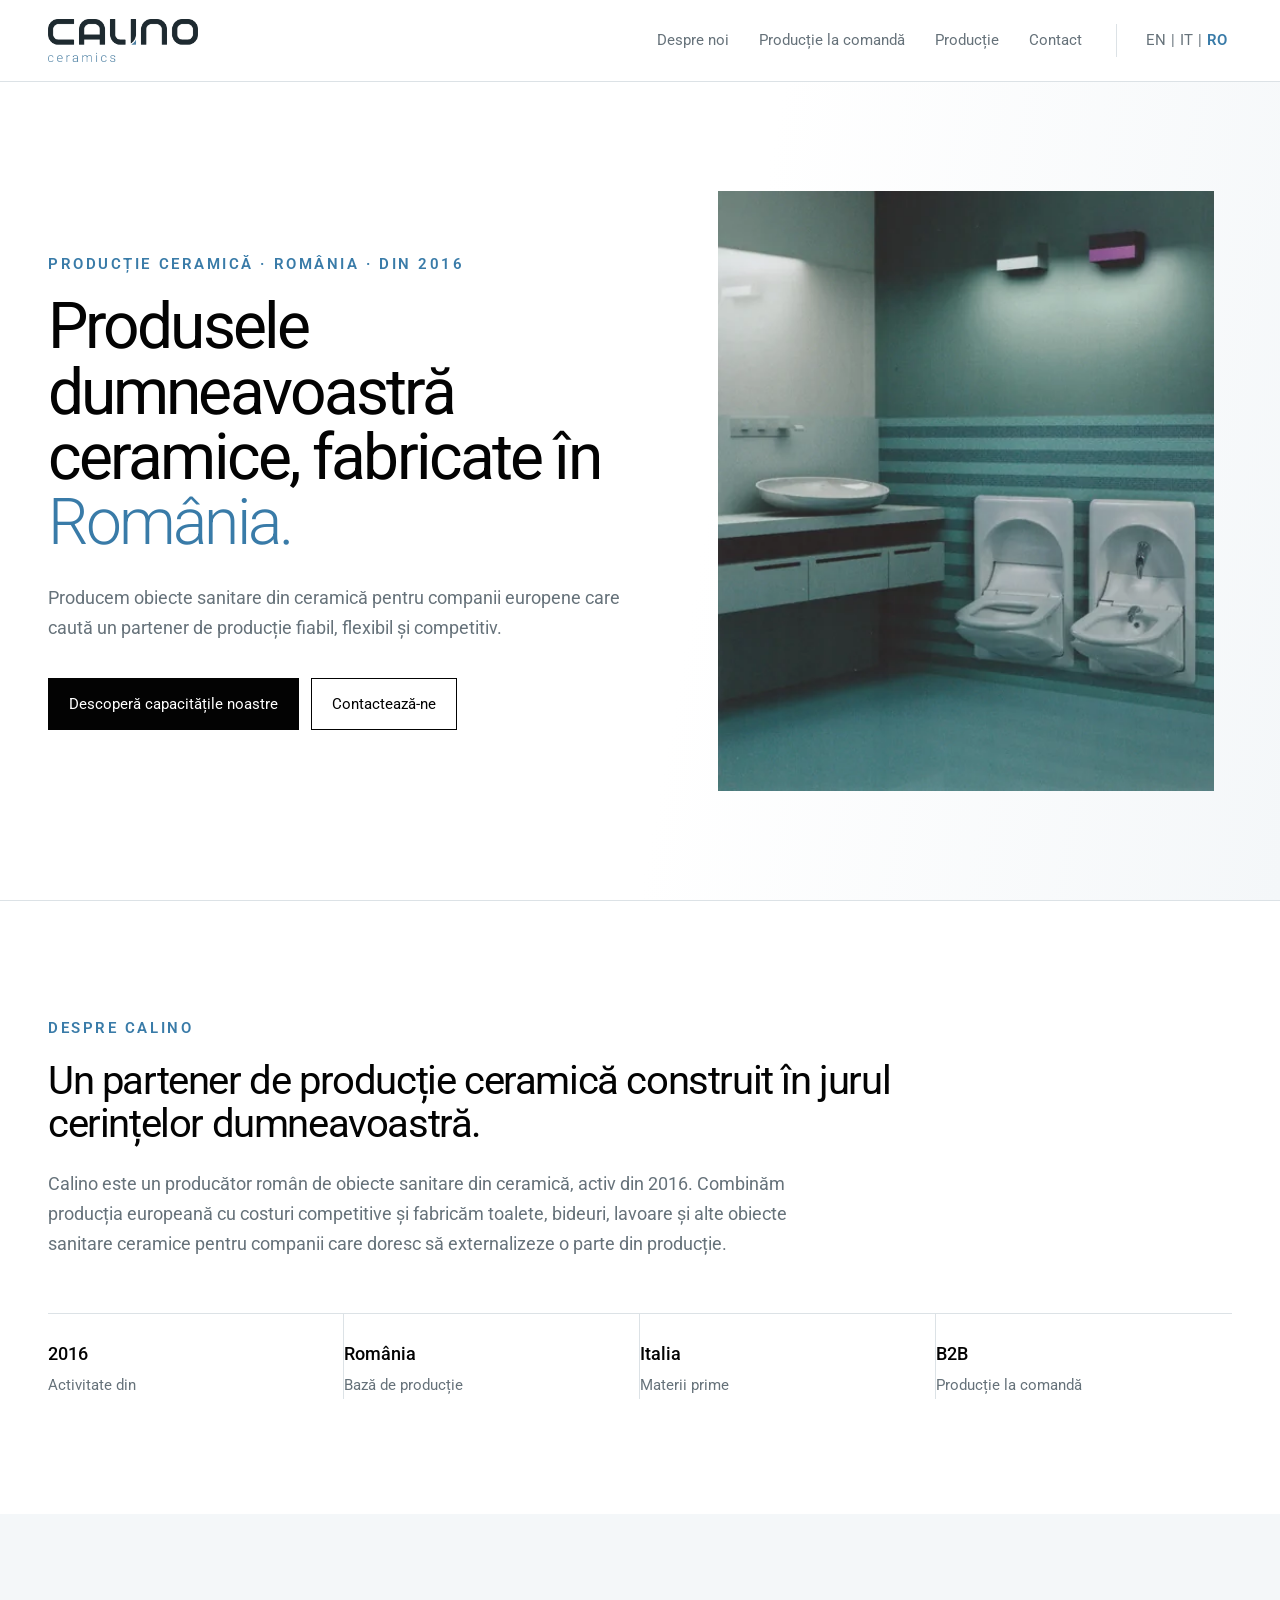
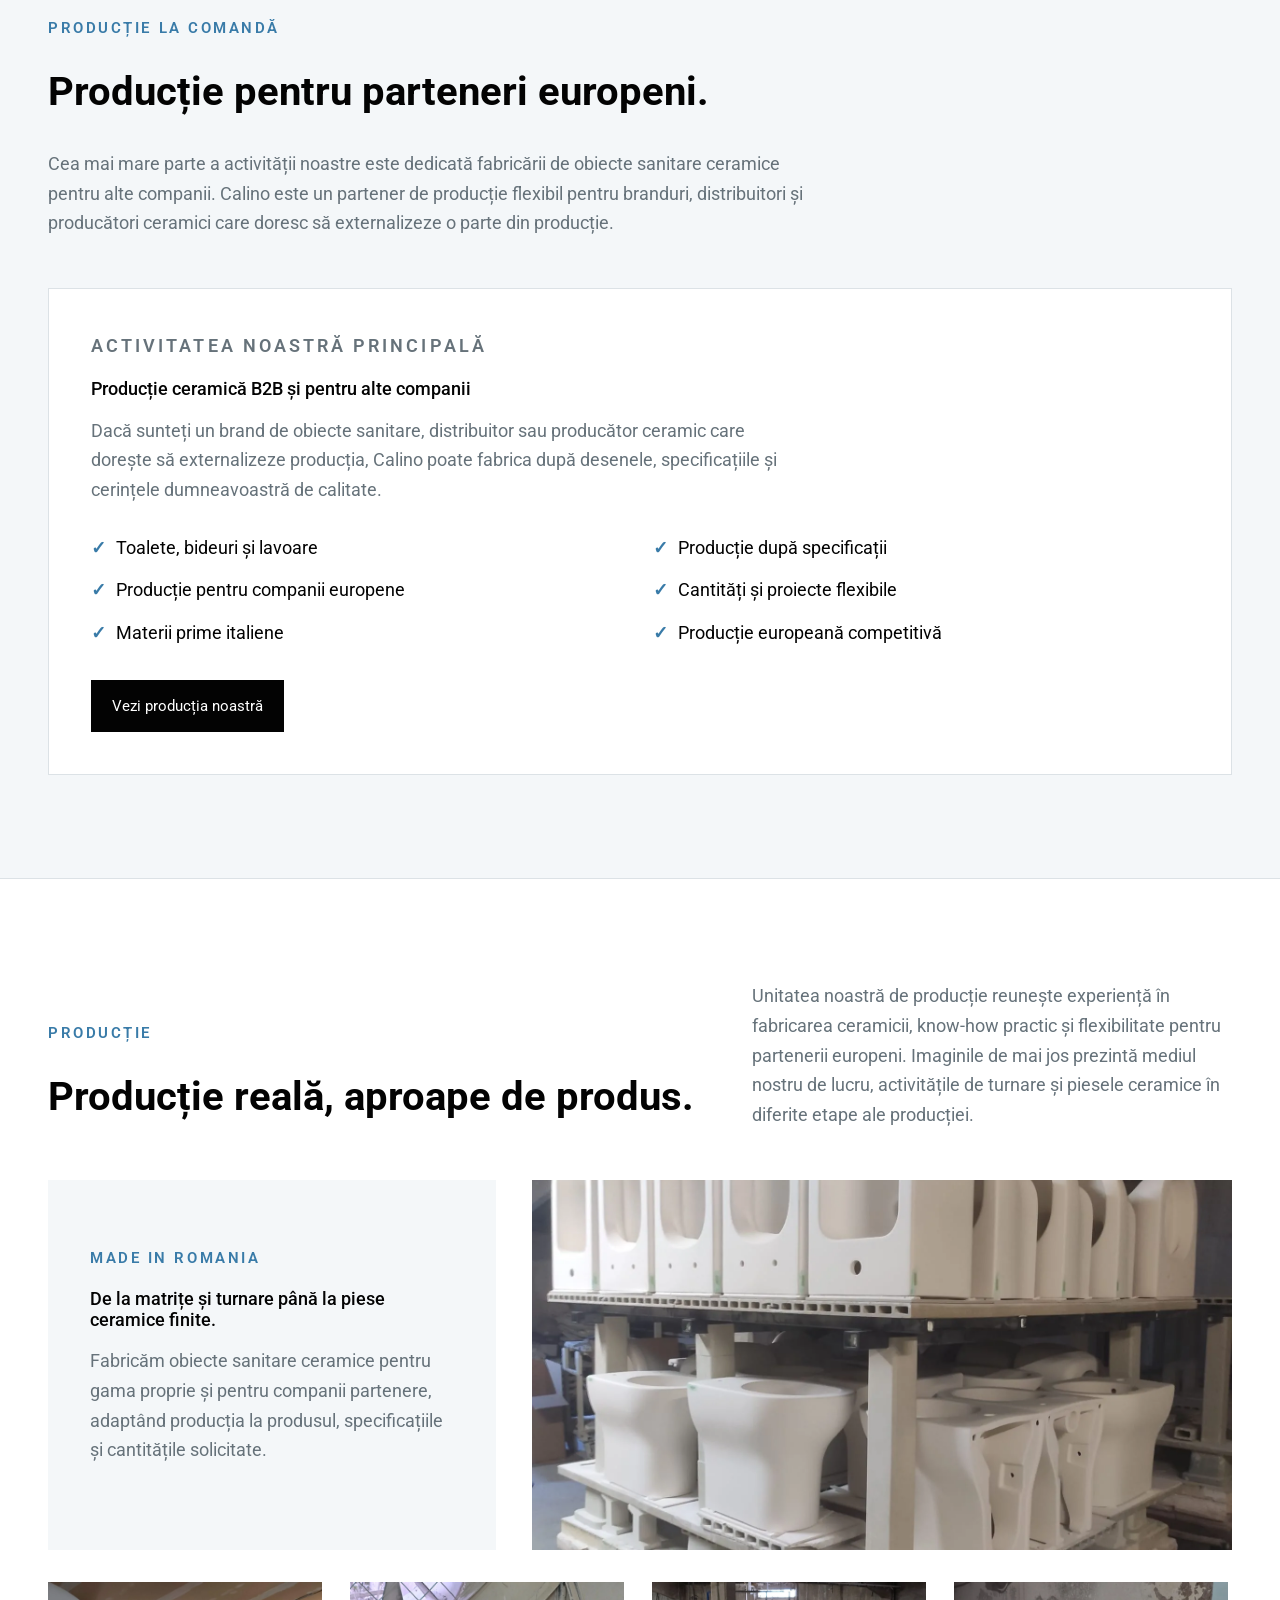
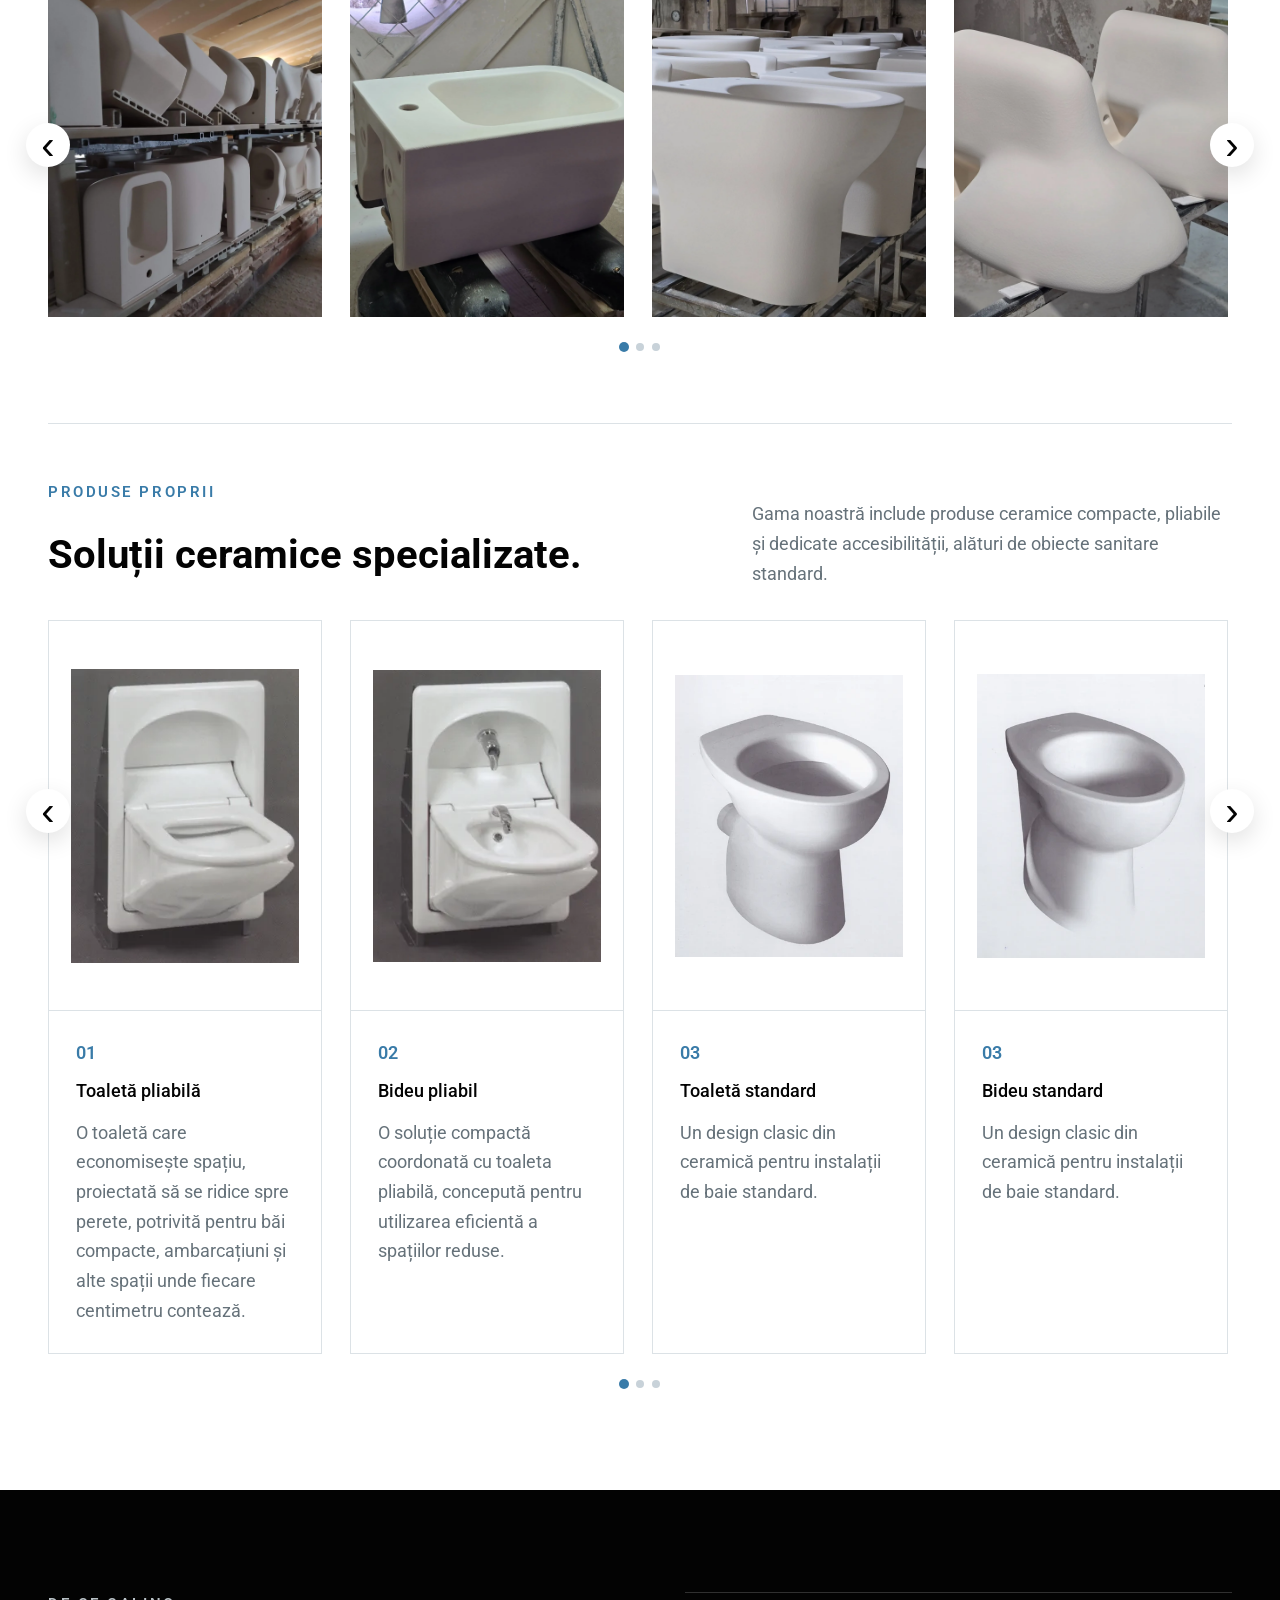
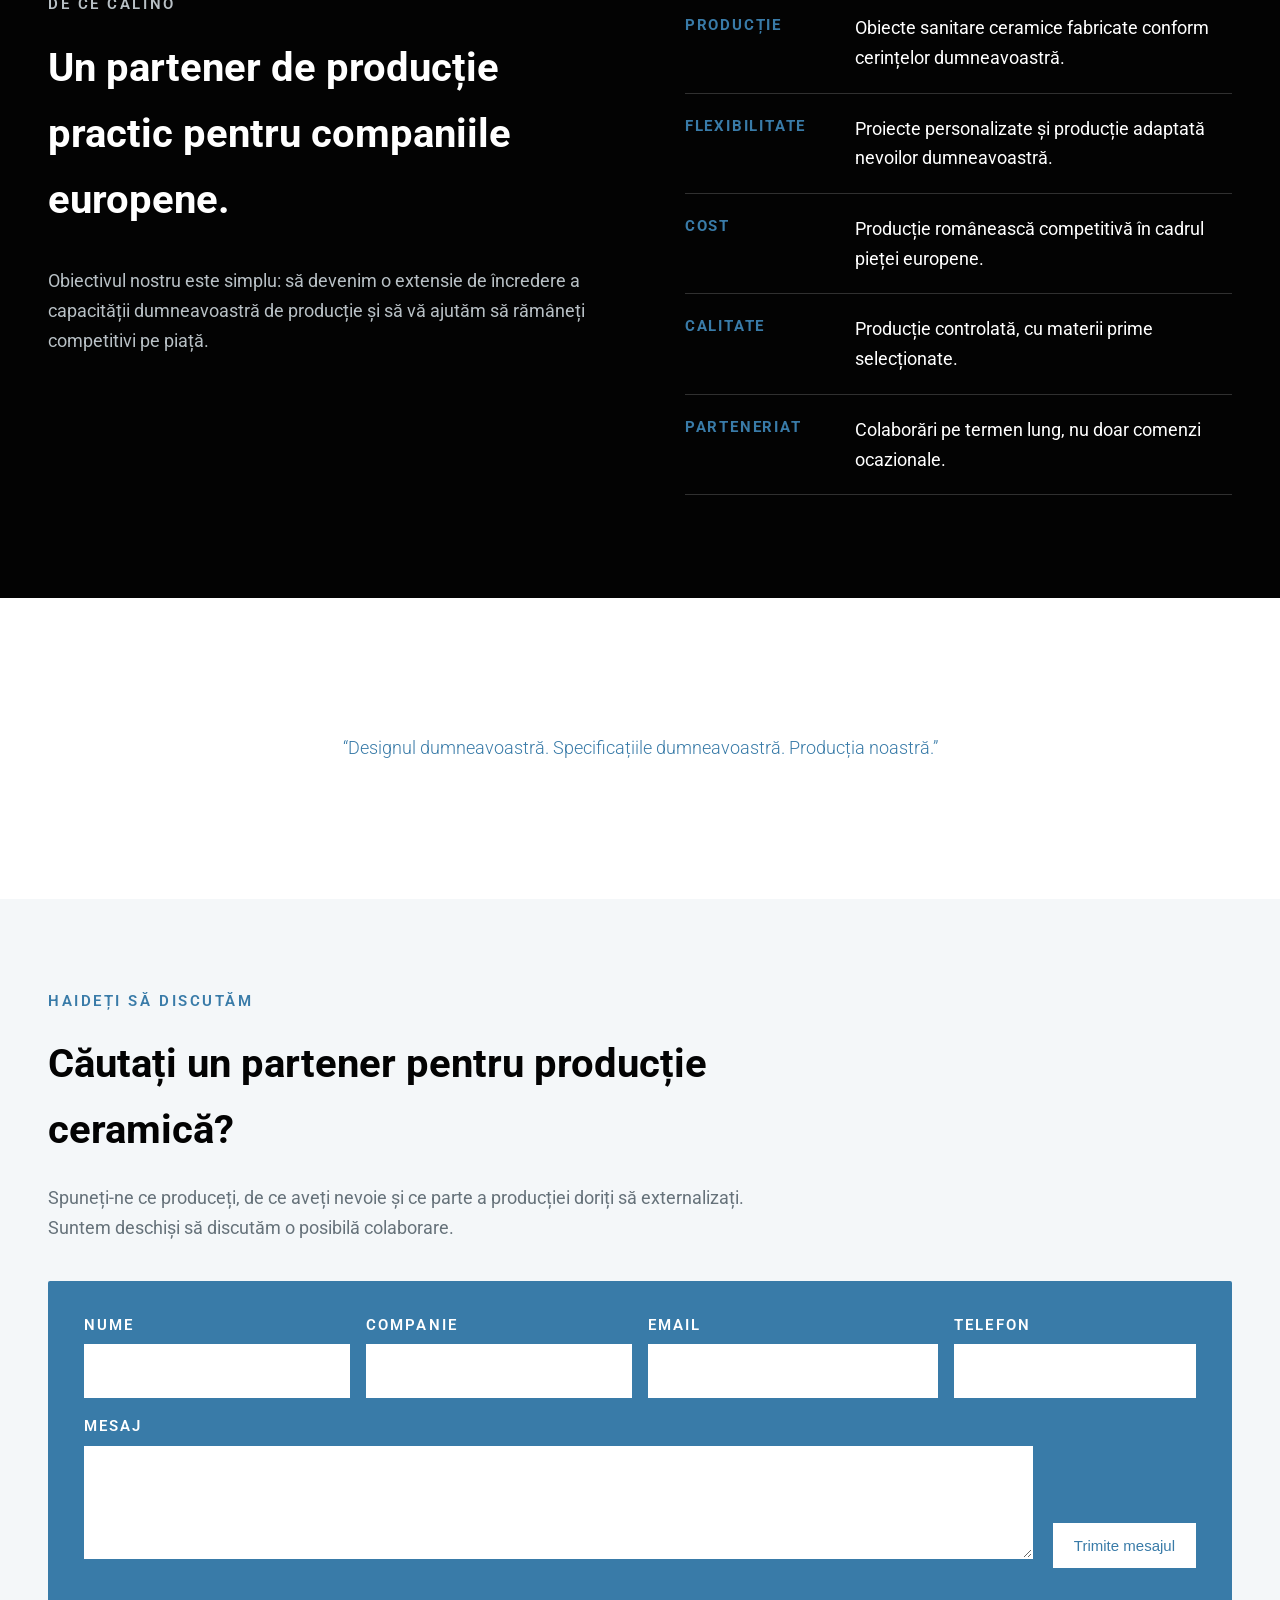
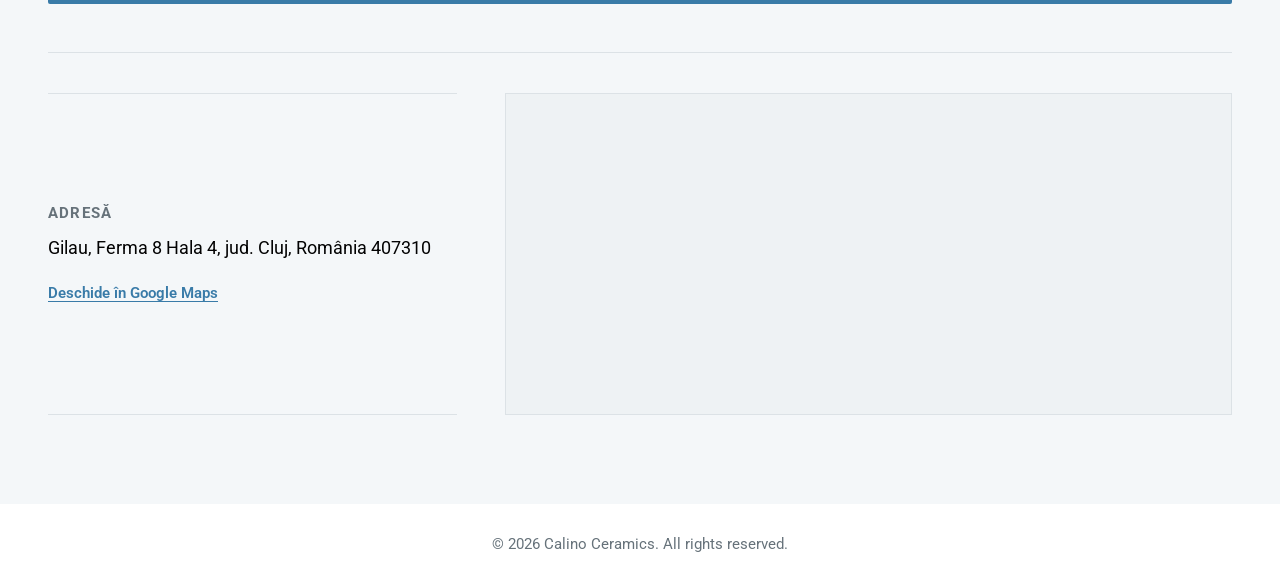
<file: ro/index.html>
<!DOCTYPE html>

<html lang="ro">
<head>
<meta charset="utf-8"/><meta content="width=device-width, initial-scale=1.0" name="viewport"/>
<meta content="Calino Ceramics este un producător român de obiecte sanitare din ceramică, specializat în producție pentru alte companii și în soluții sanitare compacte dezvoltate propriu." name="description"/>
<meta content="#030303" name="theme-color"/>
<link href="../images/favicon-32.png" rel="icon" sizes="32x32" type="image/png"/>
<link href="../images/favicon-16.png" rel="icon" sizes="16x16" type="image/png"/>
<link href="../images/favicon-180.png" rel="apple-touch-icon" sizes="180x180"/>
<link href="../style.css" rel="stylesheet"/>
<title>Calino Ceramics | Partener pentru producție ceramică</title>
</head>
<body>
<header class="nav"><a aria-label="Calino Ceramics" class="brand" href="./#top"><img alt="Calino ceramics" src="../images/calino-logo.png"/></a>
<div class="nav-right"><nav><a href="./index.html#about">Despre noi</a><a href="./index.html#manufacturing">Producție la comandă</a><a href="./index.html#production">Producție</a><a href="./index.html#contact">Contact</a></nav>
<div class="langs"><a href="../"><span class="lang-code">EN</span></a><span class="lang-sep" aria-hidden="true">|</span><a href="../it/"><span class="lang-code">IT</span></a><span class="lang-sep" aria-hidden="true">|</span><a class="active" href="../ro/"><span class="lang-code">RO</span></a></div></div></header>
<main id="top">
<section class="hero"><div class="hero-copy"><p class="eyebrow">PRODUCȚIE CERAMICĂ · ROMÂNIA · DIN 2016</p><h1>Produsele dumneavoastră ceramice, fabricate în <em>România.</em></h1><p class="lead">Producem obiecte sanitare din ceramică pentru companii europene care caută un partener de producție fiabil, flexibil și competitiv.</p><div class="buttons"><a class="button dark" href="#manufacturing">Descoperă capacitățile noastre</a><a class="button light" href="#contact">Contactează-ne</a></div></div><div class="hero-image"><img alt="Toaletă și bideu pliabile Calino într-un interior" class="hero-photo" loading="eager" src="../images/products/standard-line-promo-open.webp"/></div></section>
<section class="section about" id="about"><p class="eyebrow">DESPRE CALINO</p><h2>Un partener de producție ceramică construit în jurul cerințelor dumneavoastră.</h2><p class="section-intro">Calino este un producător român de obiecte sanitare din ceramică, activ din 2016. Combinăm producția europeană cu costuri competitive și fabricăm toalete, bideuri, lavoare și alte obiecte sanitare ceramice pentru companii care doresc să externalizeze o parte din producție.</p><div class="facts"><div><strong>2016</strong><span>Activitate din</span></div><div><strong>România</strong><span>Bază de producție</span></div><div><strong>Italia</strong><span>Materii prime</span></div><div><strong>B2B</strong><span>Producție la comandă</span></div></div></section>
<section class="business" id="manufacturing"><div class="section-heading"><div><p class="eyebrow">PRODUCȚIE LA COMANDĂ</p><h2>Producție pentru parteneri europeni.</h2></div><p>Cea mai mare parte a activității noastre este dedicată fabricării de obiecte sanitare ceramice pentru alte companii. Calino este un partener de producție flexibil pentru branduri, distribuitori și producători ceramici care doresc să externalizeze o parte din producție.</p></div><div class="business-grid single-business"><article class="business-card primary"><p class="eyebrow">ACTIVITATEA NOASTRĂ PRINCIPALĂ</p><h3>Producție ceramică B2B și pentru alte companii</h3><p>Dacă sunteți un brand de obiecte sanitare, distribuitor sau producător ceramic care dorește să externalizeze producția, Calino poate fabrica după desenele, specificațiile și cerințele dumneavoastră de calitate.</p><ul><li>Toalete, bideuri și lavoare</li><li>Producție după specificații</li><li>Producție pentru companii europene</li><li>Cantități și proiecte flexibile</li><li>Materii prime italiene</li><li>Producție europeană competitivă</li></ul><div class="buttons"><a class="button dark" href="#production">Vezi producția noastră</a></div></article></div></section>
<section class="production" id="production"><div class="section-heading"><div><p class="eyebrow">PRODUCȚIE</p><h2>Producție reală, aproape de produs.</h2></div><p>Unitatea noastră de producție reunește experiență în fabricarea ceramicii, know-how practic și flexibilitate pentru partenerii europeni. Imaginile de mai jos prezintă mediul nostru de lucru, activitățile de turnare și piesele ceramice în diferite etape ale producției.</p></div><div class="production-feature"><div class="production-feature-copy"><p class="eyebrow">MADE IN ROMANIA</p><h3>De la matrițe și turnare până la piese ceramice finite.</h3><p>Fabricăm obiecte sanitare ceramice pentru gama proprie și pentru companii partenere, adaptând producția la produsul, specificațiile și cantitățile solicitate.</p></div><div class="production-feature-image"><img alt="Obiecte sanitare ceramice Calino pe linia de producție" loading="lazy" src="../images/production/production-01.webp"/></div></div><div class="production-carousel" data-carousel="production"><button aria-label="Imagini de producție anterioare" class="carousel-arrow prev" type="button">‹</button><div class="production-track"><figure class="production-card"><img alt="Obiecte sanitare ceramice în timpul producției" loading="lazy" src="../images/production/production-02.webp"/></figure><figure class="production-card"><img alt="Lavoar ceramic în timpul producției" loading="lazy" src="../images/production/production-03.webp"/></figure><figure class="production-card"><img alt="Obiecte sanitare ceramice pe linia de producție" loading="lazy" src="../images/production/production-04.webp"/></figure><figure class="production-card"><img alt="Componente ceramice în producție" loading="lazy" src="../images/production/production-05.webp"/></figure><figure class="production-card"><img alt="Matrițe ceramice și zona de producție Calino" loading="lazy" src="../images/production/production-06.webp"/></figure><figure class="production-card"><img alt="Obiecte sanitare ceramice în timpul producției" loading="lazy" src="../images/production/production-07.webp"/></figure></div><button aria-label="Imagini de producție următoare" class="carousel-arrow next" type="button">›</button><div aria-label="Navigare imagini de producție" class="carousel-dots"></div></div><div class="production-products"><div class="section-heading"><div><p class="eyebrow">PRODUSE PROPRII</p><h2>Soluții ceramice specializate.</h2></div><p>Gama noastră include produse ceramice compacte, pliabile și dedicate accesibilității, alături de obiecte sanitare standard.</p></div><div class="product-carousel" data-carousel=""><button aria-label="Produsele anterioare" class="carousel-arrow prev" type="button">‹</button><div class="product-track"><article class="product-card"><div class="product-image"><img alt="Toaletă pliabilă Calino în poziție deschisă" loading="lazy" src="../images/products/folding-toilet-open.webp"/></div><div class="product-copy"><p class="number">01</p><h3>Toaletă pliabilă</h3><p>O toaletă care economisește spațiu, proiectată să se ridice spre perete, potrivită pentru băi compacte, ambarcațiuni și alte spații unde fiecare centimetru contează.</p></div></article><article class="product-card"><div class="product-image"><img alt="Bideu pliabil Calino în poziție deschisă" loading="lazy" src="../images/products/folding-bidet-open.webp"/></div><div class="product-copy"><p class="number">02</p><h3>Bideu pliabil</h3><p>O soluție compactă coordonată cu toaleta pliabilă, concepută pentru utilizarea eficientă a spațiilor reduse.</p></div></article><article class="product-card"><div class="product-image"><img alt="Toaletă ceramică standard Calino" loading="lazy" src="../images/products/standard-toilet.webp"/></div><div class="product-copy"><p class="number">03</p><h3>Toaletă standard</h3><p>Un design clasic din ceramică pentru instalații de baie standard.</p></div></article><article class="product-card"><div class="product-image"><img alt="Bideu ceramic standard Calino" loading="lazy" src="../images/products/standard-bidet.webp"/></div><div class="product-copy"><p class="number">03</p><h3>Bideu standard</h3><p>Un design clasic din ceramică pentru instalații de baie standard.</p></div></article><article class="product-card"><div class="product-image"><img alt="Toaletă ceramică accesibilă Calino" loading="lazy" src="../images/products/accessible-toilet-1.webp"/></div><div class="product-copy"><p class="number">03</p><h3>Toaletă accesibilă</h3><p>O toaletă ceramică proiectată pentru aplicații de baie dedicate accesibilității.</p></div></article><article class="product-card"><div class="product-image"><img alt="Lavoar ceramic Calino" loading="lazy" src="../images/products/accessible-washbasin.webp"/></div><div class="product-copy"><p class="number">03</p><h3>Lavoar</h3><p>Un lavoar ceramic proiectat pentru aplicații de baie dedicate accesibilității.</p></div></article></div><button aria-label="Produsele următoare" class="carousel-arrow next" type="button">›</button><div aria-label="Navigarea produselor" class="carousel-dots"></div></div></div></section>

<section class="capabilities"><div class="cap-grid"><div><p class="eyebrow">DE CE CALINO</p><h2>Un partener de producție practic pentru companiile europene.</h2><p>Obiectivul nostru este simplu: să devenim o extensie de încredere a capacității dumneavoastră de producție și să vă ajutăm să rămâneți competitivi pe piață.</p></div><div class="cap-list"><div><strong>PRODUCȚIE</strong><span>Obiecte sanitare ceramice fabricate conform cerințelor dumneavoastră.</span></div><div><strong>FLEXIBILITATE</strong><span>Proiecte personalizate și producție adaptată nevoilor dumneavoastră.</span></div><div><strong>COST</strong><span>Producție românească competitivă în cadrul pieței europene.</span></div><div><strong>CALITATE</strong><span>Producție controlată, cu materii prime selecționate.</span></div><div><strong>PARTENERIAT</strong><span>Colaborări pe termen lung, nu doar comenzi ocazionale.</span></div></div></div></section>
<section class="statement"><p>“Designul dumneavoastră. Specificațiile dumneavoastră. Producția noastră.”</p></section>
<section class="contact" id="contact"><div class="contact-intro"><p class="eyebrow">HAIDEȚI SĂ DISCUTĂM</p><h2>Căutați un partener pentru producție ceramică?</h2><p>Spuneți-ne ce produceți, de ce aveți nevoie și ce parte a producției doriți să externalizați. Suntem deschiși să discutăm o posibilă colaborare.</p></div><form class="contact-form" action="https://formspree.io/f/xrpgover" method="POST"><input type="hidden" name="_subject" value="New enquiry from calino.ro"><div class="form-row"><div class="form-field"><label for="name">Nume</label><input id="name" name="name" type="text" autocomplete="name" required></div><div class="form-field"><label for="company">Companie</label><input id="company" name="company" type="text" autocomplete="organization"></div><div class="form-field"><label for="email">Email</label><input id="email" name="email" type="email" autocomplete="email" required></div><div class="form-field"><label for="phone">Telefon</label><input id="phone" name="phone" type="tel" autocomplete="tel"></div></div><div class="message-row"><div class="form-field"><label for="message">Mesaj</label><textarea id="message" name="message" rows="3" required></textarea></div><button class="button dark" type="submit">Trimite mesajul</button></div><div class="form-hp" aria-hidden="true"><label for="website">Website</label><input id="website" name="website" type="text" tabindex="-1" autocomplete="off"></div></form><div class="contact-location"><div class="contact-address-block"><span>Adresă</span><p class="contact-address">Gilau, Ferma 8 Hala 4, jud. Cluj, România 407310</p><a class="map-link" href="https://www.google.com/maps/search/?api=1&amp;query=Gilau%2C+Ferma+8+Hala+4%2C+Cluj%2C+Romania+407310" rel="noopener" target="_blank">Deschide în Google Maps</a></div><div class="contact-map-block"><div class="map-embed"><iframe allowfullscreen="" loading="lazy" referrerpolicy="no-referrer-when-downgrade" src="https://www.google.com/maps?q=Gilau%2C+Ferma+8+Hala+4%2C+Cluj%2C+Romania+407310&amp;output=embed" title="Hartă Google cu locația Calino Ceramics din Gilău, Cluj"></iframe></div></div></div></section>
</main><footer><p>© 2026 Calino Ceramics. All rights reserved.</p></footer>
<script>
(function(){
  document.querySelectorAll('[data-carousel]').forEach(function(carousel){
    const track=carousel.querySelector('.product-track, .production-track');
    const cards=Array.from(track.querySelectorAll('.product-card, .production-card'));
    const prev=carousel.querySelector('.prev');
    const next=carousel.querySelector('.next');
    const dotsWrap=carousel.querySelector('.carousel-dots');
    let index=0, timer;
    function visible(){ return window.innerWidth >= 1200 ? 4 : window.innerWidth >= 760 ? 3 : 1; }
    function pages(){ return Math.max(1, cards.length-visible()+1); }
    function go(i){
      const max=pages()-1;
      index=Math.max(0,Math.min(i,max));
      const card=cards[0];
      const gap=parseFloat(getComputedStyle(track).gap)||24;
      const distance=card ? card.getBoundingClientRect().width+gap : 0;
      track.scrollTo({left:index*distance,behavior:'smooth'});
      dotsWrap.querySelectorAll('button').forEach((b,n)=>b.classList.toggle('active',n===index));
    }
    function buildDots(){
      dotsWrap.innerHTML='';
      for(let i=0;i<pages();i++){
        const b=document.createElement('button'); b.type='button'; b.setAttribute('aria-label','Go to product set '+(i+1));
        b.addEventListener('click',function(){go(i); restart();}); dotsWrap.appendChild(b);
      }
      go(Math.min(index,pages()-1));
    }
    function restart(){ clearInterval(timer); timer=setInterval(function(){ go(index>=pages()-1?0:index+1); },4500); }
    prev.addEventListener('click',function(){go(index<=0?pages()-1:index-1);restart();});
    next.addEventListener('click',function(){go(index>=pages()-1?0:index+1);restart();});
    carousel.addEventListener('mouseenter',function(){clearInterval(timer)});
    carousel.addEventListener('mouseleave',restart);
    carousel.addEventListener('focusin',function(){clearInterval(timer)});
    carousel.addEventListener('focusout',function(e){if(!carousel.contains(e.relatedTarget))restart()});
    window.addEventListener('resize',function(){buildDots();});
    buildDots(); restart();
  });
})();
</script>
</body></html>
</file>
<file: style.css>
@import url('https://fonts.googleapis.com/css2?family=Roboto:wght@300;400;500;600;700&display=swap');
:root{--black:#030303;--blue:#397BA8;--white:#fff;--soft:#f4f7f9;--line:#dce2e6;--muted:#66727a;--dark:#14232b}
*{box-sizing:border-box}html{scroll-behavior:smooth}body{margin:0;color:var(--black);font-family:Roboto,Arial,sans-serif;line-height:1.65;background:#fff}a{color:inherit;text-decoration:none}img{max-width:100%}.nav{height:82px;padding:0 6vw;display:flex;align-items:center;justify-content:space-between;border-bottom:1px solid var(--line);position:sticky;top:0;background:rgba(255,255,255,.97);backdrop-filter:blur(12px);z-index:20}.brand img{display:block;width:150px;max-height:48px;object-fit:contain;object-position:left center}.nav-right{display:flex;align-items:center;gap:34px}nav{display:flex;gap:30px;font-size:var(--fs-small);color:var(--muted)}nav a:hover,nav a.active{color:var(--blue)}.langs{display:flex;gap:8px;font-size:var(--fs-small);color:var(--muted);border-left:1px solid var(--line);padding-left:24px}.langs a{padding:4px}.langs a.active{color:var(--blue);font-weight:600}
.hero{min-height:calc(100vh - 82px);padding:7vw 6vw;display:grid;grid-template-columns:1.05fr .95fr;gap:6vw;align-items:center;background:linear-gradient(100deg,#fff 0%,#fff 55%,#f4f7f9 100%)}.hero-copy{max-width:760px}.eyebrow{font-size:var(--fs-small);letter-spacing:.17em;color:var(--blue);font-weight:600;margin:0 0 18px;text-transform:uppercase}h1,h2,h3,p{margin-top:0}h1{font-size:var(--fs-hero);line-height:1.02;letter-spacing:-.045em;font-weight:400;max-width:800px;margin-bottom:28px}h1 em{color:var(--blue);font-style:normal;font-weight:300}.lead{font-size:var(--fs-body);color:var(--muted);max-width:620px}.buttons{display:flex;gap:12px;margin-top:35px;flex-wrap:wrap}.button{padding:13px 20px;border:1px solid var(--black);font-size:var(--fs-small);transition:.2s}.button.dark{background:var(--black);color:#fff}.button.dark:hover{background:var(--blue);border-color:var(--blue)}.button.light:hover{color:var(--blue);border-color:var(--blue)}.hero-image{height:560px;overflow:hidden;border:1px solid var(--line);background:#f4f7f9;display:flex;align-items:center;justify-content:center}.photo-placeholder{height:100%;min-height:500px;background:#e9eef1;border:1px solid var(--line);display:flex;flex-direction:column;align-items:center;justify-content:center;text-align:center;letter-spacing:.16em;font-size:var(--fs-small);color:var(--black)}.photo-placeholder small{letter-spacing:0;color:var(--muted);max-width:330px;margin-top:10px;font-size:var(--fs-small)}
.section{padding:9vw 12vw}.about{border-top:1px solid var(--line)}.section h2{font-size:var(--fs-heading);line-height:1.08;font-weight:400;letter-spacing:-.035em;max-width:900px;margin-bottom:24px}.section-intro{max-width:780px;color:var(--muted);font-size:var(--fs-body)}.facts{margin-top:55px;display:grid;grid-template-columns:repeat(4,1fr);border-top:1px solid var(--line)}.facts div{padding:25px 15px 0 0;border-right:1px solid var(--line)}.facts div:last-child{border-right:0}.facts strong{display:block;font-size:var(--fs-heading);font-weight:500}.facts span{color:var(--muted);font-size:var(--fs-small)}
.business{padding:8vw 6vw;background:var(--soft)}.section-heading{display:flex;justify-content:space-between;gap:40px;align-items:end;margin-bottom:50px}.section-heading h2{margin:0}.section-heading>p{color:var(--muted);max-width:480px;margin:0}.business-grid{display:grid;grid-template-columns:1.25fr .75fr;gap:18px}.business-card{background:#fff;border:1px solid var(--line);padding:42px}.business-card.primary{min-height:400px}.business-card h3{font-size:var(--fs-heading);font-weight:500;line-height:1.15;margin-bottom:16px}.business-card p{color:var(--muted);max-width:700px}.business-card ul{padding:0;margin:28px 0 0;list-style:none;display:grid;grid-template-columns:1fr 1fr;gap:13px 25px}.business-card li:before{content:'✓';color:var(--blue);font-weight:700;margin-right:10px}.business-card.secondary{background:var(--dark);color:#fff}.business-card.secondary p{color:#b8c0c5}.business-card.secondary li{color:#e6ecef}.business-card.secondary .button{color:#fff;border-color:#fff}.business-card.secondary .button:hover{background:var(--blue);border-color:var(--blue)}
.products{padding:9vw 6vw}.product-grid{display:grid;grid-template-columns:repeat(3,1fr);gap:18px}.product-card{border:1px solid var(--line);background:#fff}.product-image{height:360px;overflow:hidden;padding:18px;background:#f4f7f9;display:flex;align-items:center;justify-content:center}.product-copy{padding:27px}.number{color:var(--blue);font-size:var(--fs-small);margin-bottom:8px;font-weight:600}.product-copy h3{font-size:var(--fs-heading);font-weight:500;margin-bottom:12px}.product-copy p:last-child{color:var(--muted);font-size:var(--fs-small);margin:0}
.capabilities{padding:8vw 12vw;background:var(--black);color:#fff}.cap-grid{display:grid;grid-template-columns:1fr 1fr;gap:7vw}.capabilities h2{color:#fff}.capabilities p{color:#b8c0c5}.cap-list{border-top:1px solid #303030}.cap-list div{padding:20px 0;border-bottom:1px solid #303030;display:flex;gap:25px}.cap-list strong{min-width:145px;color:var(--blue);font-size:var(--fs-small);text-transform:uppercase;letter-spacing:.12em}.cap-list span{color:#fff}
.statement{padding:11vw 6vw;text-align:center}.statement p{color:var(--blue);font-size:var(--fs-hero);line-height:1.1;font-weight:300;max-width:950px;margin:auto}
.contact{padding:9vw 12vw;background:#f4f7f9}.contact h2{margin-bottom:20px}.contact-intro>p:not(.eyebrow){color:var(--muted);max-width:540px}.contact-details{margin-top:38px;border-top:1px solid var(--line)}.contact-details>div{padding:18px 0;border-bottom:1px solid var(--line)}.contact-details span{display:block;font-size:var(--fs-small);text-transform:uppercase;letter-spacing:.16em;color:var(--blue);margin-bottom:4px}.contact-details a{font-size:var(--fs-small)}.contact-details a:hover{color:var(--blue)}
footer{padding:28px 6vw;display:flex;justify-content:space-between;align-items:center;gap:20px;font-size:var(--fs-small);color:var(--muted)}footer .brand img{width:120px}
@media(max-width:900px){.nav{padding:0 5vw}.nav-right{gap:15px}nav{display:none}.langs{border-left:0;padding-left:0}.hero{grid-template-columns:1fr;padding:14vw 6vw}.hero-image,.photo-placeholder{min-height:350px}.section{padding:13vw 7vw}.facts{grid-template-columns:repeat(2,1fr)}.facts div:nth-child(2){border-right:0}.facts div:nth-child(3),.facts div:nth-child(4){border-top:1px solid var(--line);padding-top:20px}.section-heading{display:block}.section-heading>p{margin-top:20px}.business-grid,.cap-grid,.contact{grid-template-columns:1fr}.business-card{padding:30px}.product-grid{grid-template-columns:1fr}.capabilities{padding:13vw 7vw}.contact{padding:13vw 7vw}footer{display:block}footer p{margin-top:10px}}
@media(max-width:520px){.brand img{width:125px}.hero{padding-top:18vw}.facts{grid-template-columns:1fr}.facts div{border-right:0!important}.facts div+div{border-top:1px solid var(--line);padding-top:20px}.business-card ul{grid-template-columns:1fr}.nav{height:72px}}



/* Compact, full-width contact form */
.contact{padding:7vw 6vw;background:#f4f7f9}
.contact-intro{max-width:900px}
.contact-intro>p:not(.eyebrow){color:var(--muted);max-width:760px}
.contact-details{margin-top:30px;border-top:1px solid var(--line);display:flex;gap:60px}
.contact-details>div{padding:16px 0;border-bottom:1px solid var(--line);min-width:220px}
.contact-form{margin-top:38px;background:#fff;border:1px solid var(--line);padding:24px}
.form-row{display:grid;grid-template-columns:1.1fr 1.1fr 1.2fr 1fr;gap:16px}
.form-field{margin-bottom:0}
.form-field label{display:block;font-size:var(--fs-small);text-transform:uppercase;letter-spacing:.14em;color:var(--blue);font-weight:600;margin-bottom:7px}
.form-field input,.form-field textarea{width:100%;box-sizing:border-box;border:1px solid #d6dde1;background:#fff;padding:11px 12px;font:inherit;color:var(--black);outline:none}
.form-field input:focus,.form-field textarea:focus{border-color:var(--blue);box-shadow:0 0 0 2px rgba(57,123,168,.12)}
.form-field textarea{resize:vertical;min-height:82px}
.message-row{display:grid;grid-template-columns:1fr auto;gap:20px;align-items:end;margin-top:16px}
.message-row .form-field{min-width:0}
.contact-form .button{cursor:pointer;white-space:nowrap;margin-bottom:0}
.form-hp{position:absolute;left:-9999px;width:1px;height:1px;overflow:hidden}
@media(max-width:900px){.contact-details{gap:30px}.form-row{grid-template-columns:1fr 1fr}.message-row{grid-template-columns:1fr}.message-row .button{justify-self:start}.contact-form{padding:20px}}
@media(max-width:520px){.contact-details{display:block}.contact-details>div{min-width:0}.form-row{grid-template-columns:1fr}}


/* Product photography */
.hero-image{overflow:hidden;border:1px solid var(--line);background:#f4f7f9;display:flex;align-items:center;justify-content:center}
.hero-photo{display:block;width:100%;height:100%;object-fit:contain;object-position:center}
.product-image{overflow:hidden;padding:18px;background:#f4f7f9}
.product-image img{display:block;width:100%;height:100%;object-fit:contain;object-position:center}
.gallery{padding:8vw 6vw;border-top:1px solid var(--line);background:#fff}
.gallery-grid{display:grid;grid-template-columns:repeat(12,1fr);gap:18px}
.gallery-grid figure{margin:0;border:1px solid var(--line);background:#fff;overflow:hidden}
.gallery-grid figure:nth-child(1),.gallery-grid figure:nth-child(2){grid-column:span 3}
.gallery-grid figure:nth-child(3){grid-column:span 2}
.gallery-grid figure:nth-child(4),.gallery-grid figure:nth-child(5){grid-column:span 4}
.gallery-grid img{display:block;width:100%;height:360px;object-fit:contain;object-position:center;padding:16px;background:#f4f7f9}
.gallery-grid figure:nth-child(4) img,.gallery-grid figure:nth-child(5) img{aspect-ratio:4/3;object-fit:contain}
.gallery-grid figcaption{padding:13px 15px;font-size:var(--fs-small);color:var(--muted)}
@media(max-width:900px){.hero-photo{min-height:350px}.gallery-grid{grid-template-columns:repeat(2,1fr)}.gallery-grid figure,.gallery-grid figure:nth-child(n){grid-column:span 1}.gallery-grid figure:nth-child(4),.gallery-grid figure:nth-child(5){grid-column:span 2}}
@media(max-width:520px){.gallery-grid{grid-template-columns:1fr}.gallery-grid figure:nth-child(n){grid-column:span 1}}

.contact-address{margin:1.25rem 0 0;max-width:700px;line-height:1.6}.contact-address strong{font-weight:500}


/* v11 layout refinement: wider desktop margins, consistent content width */
:root{--page-max:1280px;--page-gutter:max(48px,calc((100vw - var(--page-max))/2))}
.nav{padding-left:var(--page-gutter);padding-right:var(--page-gutter)}
.hero{padding-left:var(--page-gutter);padding-right:var(--page-gutter);gap:clamp(40px,5vw,80px)}
.section,.capabilities{padding-left:var(--page-gutter);padding-right:var(--page-gutter)}
.business,.products,.gallery,.statement,.contact{padding-left:var(--page-gutter);padding-right:var(--page-gutter)}
footer{padding-left:var(--page-gutter);padding-right:var(--page-gutter)}

/* Product photography: show the actual photographs cleanly, without oversized frames */
.hero-image{height:600px;min-width:0;border:0;background:transparent;overflow:visible}
.hero-photo{width:auto;max-width:100%;height:100%;object-fit:contain;object-position:center}
.product-image{height:420px;padding:22px;background:#fff;border-bottom:1px solid var(--line)}
.product-image img{width:auto;max-width:100%;height:100%;object-fit:contain;object-position:center}
.gallery-grid{grid-template-columns:repeat(2,minmax(0,1fr));gap:28px;align-items:start}
.gallery-grid figure,.gallery-grid figure:nth-child(n){grid-column:auto;border:0;background:#f4f7f9}
.gallery-grid figure:nth-child(3){grid-column:span 1}
.gallery-grid img,.gallery-grid figure:nth-child(4) img,.gallery-grid figure:nth-child(5) img{width:100%;height:430px;object-fit:contain;padding:24px;background:#f4f7f9}
.gallery-grid figure:nth-child(5){grid-column:span 2}
.gallery-grid figure:nth-child(5) img{height:520px}
.gallery-grid figcaption{padding:12px 2px 0;font-size:var(--fs-small);color:var(--muted);background:#fff}
.contact-address{margin:0;font-size:var(--fs-small);line-height:1.6;color:var(--black)}
.contact-details{align-items:stretch}
@media(max-width:900px){
  :root{--page-gutter:7vw}
  .hero,.section,.business,.products,.gallery,.capabilities,.statement,.contact,footer{padding-left:var(--page-gutter);padding-right:var(--page-gutter)}
  .hero-image{height:460px}
  .gallery-grid{grid-template-columns:1fr}
  .gallery-grid figure:nth-child(5){grid-column:auto}
  .gallery-grid img,.gallery-grid figure:nth-child(4) img,.gallery-grid figure:nth-child(5) img{height:420px}
  .gallery-grid figure:nth-child(5) img{height:420px}
}
@media(max-width:520px){.hero-image{height:360px}.product-image{height:360px}.gallery-grid img,.gallery-grid figure:nth-child(4) img,.gallery-grid figure:nth-child(5) img{height:360px}}


/* v12: cleaner footer and narrower contact form */
.contact-form{max-width:1050px;margin-left:auto;margin-right:auto}
footer{justify-content:center}
footer p{margin:0}

.product-placeholder{display:flex;align-items:center;justify-content:center;text-align:center;width:100%;height:100%;font-size:var(--fs-body);letter-spacing:.18em;color:#397BA8;font-weight:700;line-height:1.7}

/* v13: expanded product gallery */
.gallery-grid figure:nth-child(5){grid-column:auto}
.gallery-grid figure:nth-child(5) img{height:430px}
@media(max-width:900px){.gallery-grid figure:nth-child(5){grid-column:auto}.gallery-grid figure:nth-child(5) img{height:420px}}
@media(max-width:520px){.gallery-grid figure:nth-child(5) img{height:360px}}

/* Product carousel */
.product-carousel{position:relative;margin-top:10px}
.product-track{display:flex;gap:28px;overflow:hidden;scroll-behavior:smooth;scroll-snap-type:x mandatory;padding:4px 2px 12px}
.product-track .product-card{flex:0 0 calc((100% - 84px)/4);min-width:0;scroll-snap-align:start}
.product-track .product-image{height:390px}
.product-track .product-copy{min-height:190px}
.carousel-arrow{position:absolute;top:195px;z-index:3;width:44px;height:44px;border:0;border-radius:50%;background:#fff;color:#030303;box-shadow:0 8px 25px rgba(0,0,0,.12);font-size:var(--fs-heading);line-height:1;cursor:pointer;display:flex;align-items:center;justify-content:center;transform:translateY(-50%)}
.carousel-arrow.prev{left:-22px}
.carousel-arrow.next{right:-22px}
.carousel-arrow:hover{background:#397BA8;color:#fff}
.carousel-dots{display:flex;justify-content:center;gap:8px;margin-top:14px}
.carousel-dots button{width:8px;height:8px;border:0;border-radius:50%;padding:0;background:#c8d2d9;cursor:pointer}
.carousel-dots button.active{background:#397BA8;transform:scale(1.25)}
@media (max-width:1199px){.product-track .product-card{flex-basis:calc((100% - 56px)/3)}.carousel-arrow.prev{left:-16px}.carousel-arrow.next{right:-16px}}
@media (max-width:759px){.product-track{gap:18px}.product-track .product-card{flex-basis:100%}.product-track .product-image{height:360px}.product-track .product-copy{min-height:0}.carousel-arrow{top:180px;width:40px;height:40px}.carousel-arrow.prev{left:8px}.carousel-arrow.next{right:8px}}


/* v16: embedded Google Map beside the address */
.contact-details{display:grid;grid-template-columns:minmax(200px,.75fr) minmax(180px,.65fr) minmax(480px,1.8fr);gap:34px 44px;align-items:stretch}
.contact-details>div{min-width:0}
.location-item{display:grid;grid-template-columns:minmax(190px,.72fr) minmax(260px,1.28fr);gap:20px;align-items:stretch}
.location-copy{display:flex;flex-direction:column;justify-content:center}
.map-link{display:inline-block;margin-top:10px;font-size:var(--fs-small)!important;font-weight:600;color:var(--blue);text-decoration:underline;text-underline-offset:3px}
.map-embed{min-height:220px;border:1px solid var(--line);background:#eef2f4;overflow:hidden}
.map-embed iframe{display:block;width:100%;height:100%;min-height:220px;border:0}
@media(max-width:1050px){.contact-details{grid-template-columns:1fr 1fr}.location-item{grid-column:1/-1}}
@media(max-width:700px){.contact-details{display:block}.contact-details>div{margin-bottom:0}.location-item{display:block}.location-copy{padding-bottom:16px}.map-embed{min-height:280px}.map-embed iframe{min-height:280px}}

/* v17: contact details stacked left, Google Map to the right */
.contact-details{display:grid;grid-template-columns:minmax(260px,.75fr) minmax(520px,1.25fr);gap:0 52px;align-items:stretch}
.contact-details>.contact-item{display:flex;flex-direction:column;justify-content:center;padding:16px 0;border-bottom:1px solid var(--line);min-width:0}
.contact-details>.contact-item:first-child{border-top:0}
.contact-details>.location-item{grid-column:2;grid-row:1 / span 2;display:block;padding:0;border:0;min-width:0}
.contact-details>.location-item .location-copy{padding:16px 0;border-bottom:1px solid var(--line);display:block}
.contact-details>.location-item .map-embed{margin-top:20px;min-height:220px;height:calc(100% - 92px)}
.contact-details>.location-item .map-embed iframe{min-height:220px;height:100%}
@media(max-width:900px){
  .contact-details{grid-template-columns:1fr 1fr;gap:0 30px}
  .contact-details>.location-item{grid-column:1/-1;grid-row:auto;margin-top:0}
  .contact-details>.location-item .map-embed{height:auto;min-height:280px}
  .contact-details>.location-item .map-embed iframe{min-height:280px}
}
@media(max-width:520px){
  .contact-details{display:block}
  .contact-details>.contact-item{min-height:0}
  .contact-details>.location-item{margin-top:0}
}


/* v18: dedicated production section with real facility photography */
.single-business{grid-template-columns:1fr}
.single-business .business-card{width:100%}
.single-business .business-card .buttons{margin-top:32px}
.production{padding:8vw var(--page-gutter);background:#fff;border-top:1px solid var(--line)}
.production-feature{display:grid;grid-template-columns:minmax(280px,.72fr) minmax(0,1.28fr);gap:36px;align-items:stretch;margin-bottom:28px}
.production-feature-copy{background:var(--soft);padding:42px;display:flex;flex-direction:column;justify-content:center}
.production-feature-copy h3{font-size:var(--fs-heading);font-weight:500;line-height:1.15;margin:0 0 16px}
.production-feature-copy p:not(.eyebrow){color:var(--muted);max-width:520px}
.production-feature-image{min-height:420px;background:#f4f7f9;overflow:hidden}
.production-feature-image img{display:block;width:100%;height:100%;min-height:420px;object-fit:cover;object-position:center}
.production-grid{display:grid;grid-template-columns:repeat(3,minmax(0,1fr));gap:18px}
.production-grid figure{margin:0;background:#f4f7f9;overflow:hidden;min-height:280px}
.production-grid figure.production-wide{grid-column:span 2}
.production-grid img{display:block;width:100%;height:320px;object-fit:cover;object-position:center}
.production-grid .production-wide img{height:420px}
@media(max-width:900px){
  .production-feature{grid-template-columns:1fr}
  .production-feature-copy{padding:34px}
  .production-feature-image,.production-feature-image img{min-height:360px}
  .production-grid{grid-template-columns:repeat(2,minmax(0,1fr))}
  .production-grid figure.production-wide{grid-column:span 2}
}
@media(max-width:520px){
  .production-feature-copy{padding:28px}
  .production-feature-copy h3{font-size:var(--fs-heading)}
  .production-feature-image,.production-feature-image img{min-height:280px}
  .production-grid{grid-template-columns:1fr}
  .production-grid figure.production-wide{grid-column:auto}
  .production-grid img,.production-grid .production-wide img{height:300px}
}


/* v19: production photography carousel */
.production-carousel{position:relative;margin-top:28px}
.production-track{display:flex;gap:28px;overflow:hidden;scroll-behavior:smooth;scroll-snap-type:x mandatory;padding:4px 2px 12px}
.production-card{flex:0 0 calc((100% - 84px)/4);min-width:0;scroll-snap-align:start;margin:0;background:#f4f7f9;overflow:hidden}
.production-card img{display:block;width:100%;height:390px;object-fit:cover;object-position:center}
.production-carousel .carousel-arrow{top:195px}
@media(max-width:1199px){.production-card{flex-basis:calc((100% - 56px)/3)}.production-carousel .carousel-arrow.prev{left:-16px}.production-carousel .carousel-arrow.next{right:-16px}}
@media(max-width:759px){.production-track{gap:18px}.production-card{flex-basis:100%}.production-card img{height:360px}.production-carousel .carousel-arrow{top:180px;width:40px;height:40px}.production-carousel .carousel-arrow.prev{left:8px}.production-carousel .carousel-arrow.next{right:8px}}


/* v20: simplified contact layout — details left, map right, form below */
.contact-intro{max-width:820px;margin-bottom:38px}
.contact-main{display:grid;grid-template-columns:minmax(280px,.72fr) minmax(480px,1.28fr);gap:48px;align-items:stretch;margin-bottom:46px}
.contact-info-block{border-top:1px solid var(--line)}
.contact-info-block .contact-item{padding:22px 0;border-bottom:1px solid var(--line);display:flex;flex-direction:column;gap:7px}
.contact-info-block .contact-item span{font-size:var(--fs-small);font-weight:700;letter-spacing:.08em;text-transform:uppercase;color:var(--muted)}
.contact-info-block .contact-item a:not(.map-link){font-size:var(--fs-body);color:var(--black);text-decoration:none}
.contact-info-block .contact-address{margin:0}
.contact-map-block{min-width:0}
.contact-map-block .map-embed{height:100%;min-height:350px;margin:0}
.contact-map-block .map-embed iframe{height:100%;min-height:350px}
.contact-form{max-width:1050px;margin:0 auto;padding-top:40px;border-top:1px solid var(--line)}
@media(max-width:900px){
  .contact-main{grid-template-columns:1fr;gap:30px;margin-bottom:38px}
  .contact-map-block .map-embed,.contact-map-block .map-embed iframe{min-height:320px;height:320px}
}
@media(max-width:520px){
  .contact-intro{margin-bottom:28px}
  .contact-info-block .contact-item{padding:18px 0}
  .contact-map-block .map-embed,.contact-map-block .map-embed iframe{min-height:280px;height:280px}
  .contact-form{padding-top:30px}
}


/* v21 refinements */
nav{font-size:var(--fs-small)}.langs{gap:10px;font-size:var(--fs-small)}.langs a{display:inline-flex;align-items:center;gap:5px;padding:4px 3px}.flag{font-size:var(--fs-small);line-height:1}.lang-code{font-size:var(--fs-small)}
.lead{font-size:var(--fs-body)}.section-intro{font-size:var(--fs-body)}.section-heading>p{font-size:var(--fs-body)}.business-card p{font-size:var(--fs-small)}.business-card h3{font-size:var(--fs-heading)}.business-card li{font-size:var(--fs-small)}.product-copy h3{font-size:var(--fs-heading)}.product-copy p:last-child{font-size:var(--fs-small)}.contact-info-block .contact-item a:not(.map-link){font-size:var(--fs-body)}.contact-address{font-size:var(--fs-small)}
.production-feature{grid-template-columns:minmax(280px,.78fr) minmax(0,1.22fr)}.production-feature-image{min-height:370px;max-height:370px}.production-feature-image img{min-height:370px;max-height:370px;object-position:center}
.product-image{height:320px}.production-card img{height:335px}.production-carousel .carousel-arrow{top:167px}
.contact-main{margin-bottom:0}
.contact-form{display:none!important}
@media(max-width:759px){.product-track .product-image{height:320px}.production-card img{height:320px}.production-carousel .carousel-arrow{top:160px}}
@media(max-width:700px){.production-feature-image,.production-feature-image img{min-height:300px;max-height:300px}}

/* v22: integrate Our Products into the Production section */
.production-products{margin-top:72px;padding-top:56px;border-top:1px solid var(--line)}
.production-products .section-heading{margin-bottom:28px}
@media(max-width:759px){.production-products{margin-top:54px;padding-top:42px}}


/* v23: unified typography — exactly four font sizes, all Roboto */
:root{--fs-small:15px;--fs-body:18px;--fs-heading:40px;--fs-hero:64px}
html,body{font-family:Roboto,Arial,sans-serif}
body{font-size:var(--fs-body)}
nav,.langs,.lang-code,.eyebrow,.number,.facts span,.cap-list strong,.form-field label,footer,.photo-placeholder small,.gallery-grid figcaption,.map-link{font-size:var(--fs-small)!important}
.hero h1{font-size:var(--fs-hero)!important}
.section h2,.business h2,.production h2,.capabilities h2,.contact h2{font-size:var(--fs-heading)!important}
.business-card h3,.production-feature-copy h3,.product-copy h3,.facts strong{font-size:var(--fs-body)!important}
.lead,.section-intro,.section-heading>p,.business-card p,.business-card li,.product-copy p,.contact-info-block .contact-item a:not(.map-link),.contact-address,.cap-list span,.statement p{font-size:var(--fs-body)!important}
.button{font-size:var(--fs-small)!important}
.carousel-arrow{font-size:var(--fs-heading)!important}
.photo-placeholder{font-size:var(--fs-small)!important}
@media(max-width:759px){.hero h1{font-size:var(--fs-heading)!important}.section h2,.business h2,.production h2,.capabilities h2,.contact h2{font-size:var(--fs-heading)!important}}
/* Keep the manufacturing heading and description in one vertical column. */
.business .section-heading{display:block;align-items:initial}
.business .section-heading>p{max-width:780px;margin:24px 0 0}

/* v24: text-only language selector */
.langs{display:inline-flex;align-items:center;gap:0;font-size:var(--fs-small)!important}
.langs a{display:inline-flex;align-items:center;padding:4px 5px;text-decoration:none}
.langs .flag{display:none!important}
.lang-sep{font-size:var(--fs-small)!important;color:var(--muted);user-select:none}


/* v25: contact form first, address and map underneath */
.contact-form{display:block!important;max-width:none;margin:0 0 48px;padding:28px 0 0;border-top:1px solid var(--line)}
.contact-location{display:grid;grid-template-columns:minmax(280px,.72fr) minmax(480px,1.28fr);gap:48px;align-items:stretch;padding-top:40px;border-top:1px solid var(--line)}
.contact-address-block{padding:22px 0;border-top:1px solid var(--line);border-bottom:1px solid var(--line);display:flex;flex-direction:column;justify-content:center;gap:8px}
.contact-address-block>span{font-size:var(--fs-small);font-weight:700;letter-spacing:.08em;text-transform:uppercase;color:var(--muted)}
.contact-address-block .contact-address{font-size:var(--fs-body)}
.contact-location .contact-map-block{min-width:0}
.contact-location .map-embed{height:100%;min-height:320px;margin:0}
.contact-location .map-embed iframe{height:100%;min-height:320px}
@media(max-width:900px){.contact-location{grid-template-columns:1fr;gap:30px;padding-top:30px}.contact-location .map-embed,.contact-location .map-embed iframe{min-height:320px;height:320px}.contact-form{margin-bottom:38px}}
@media(max-width:520px){.contact-form{padding-top:22px;margin-bottom:30px}.contact-location{padding-top:24px}.contact-location .map-embed,.contact-location .map-embed iframe{min-height:280px;height:280px}}

/* v26 contact form label alignment */
.form-field label{margin-left:12px}

/* v27 contact form field colors */
.form-field input,.form-field textarea{background:#397BA8;color:#FFFFFF;border-color:#397BA8}
.form-field input::placeholder,.form-field textarea::placeholder{color:rgba(255,255,255,.85)}
.form-field input:focus,.form-field textarea:focus{border-color:#397BA8;box-shadow:0 0 0 2px rgba(57,123,168,.25)}
.form-field label{color:#397BA8}
.contact-form .button.dark{background:#397BA8;border-color:#397BA8;color:#FFFFFF}
.contact-form .button.dark:hover{background:#030303;border-color:#030303;color:#FFFFFF}

/* v28: blue contact form panel with white fields and text */
.contact-form{background:#397BA8;color:#FFFFFF;padding:32px 36px 36px;border:0;border-radius:2px;margin:0 0 48px}
.contact-form .form-field label{color:#FFFFFF;margin-left:0}
.contact-form .form-field input,.contact-form .form-field textarea{background:#FFFFFF;color:#030303;border:1px solid #FFFFFF}
.contact-form .form-field input::placeholder,.contact-form .form-field textarea::placeholder{color:#666666}
.contact-form .form-field input:focus,.contact-form .form-field textarea:focus{border-color:#030303;box-shadow:0 0 0 2px rgba(3,3,3,.15)}
.contact-form .button.dark{background:#FFFFFF;border-color:#FFFFFF;color:#397BA8}
.contact-form .button.dark:hover{background:#030303;border-color:#030303;color:#FFFFFF}
@media(max-width:520px){.contact-form{padding:24px 18px 26px;margin-bottom:30px}}
</file>
